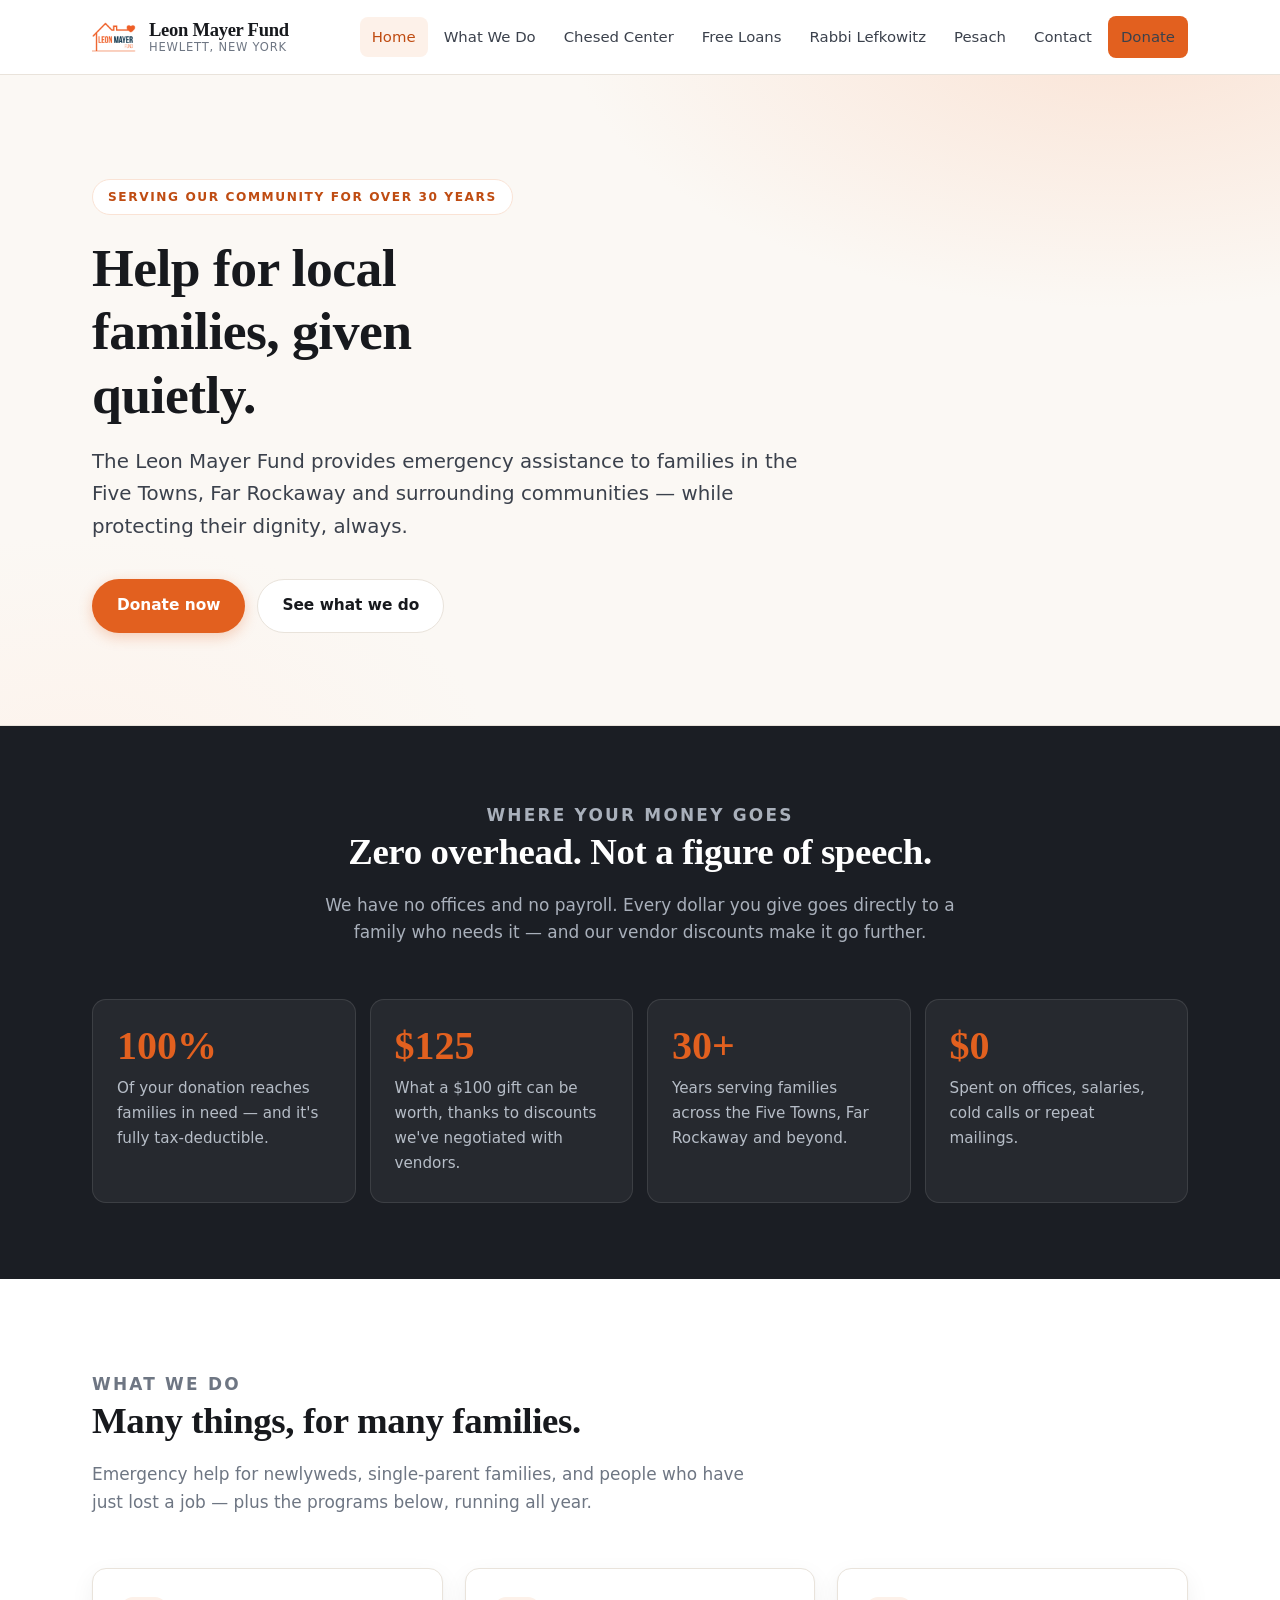
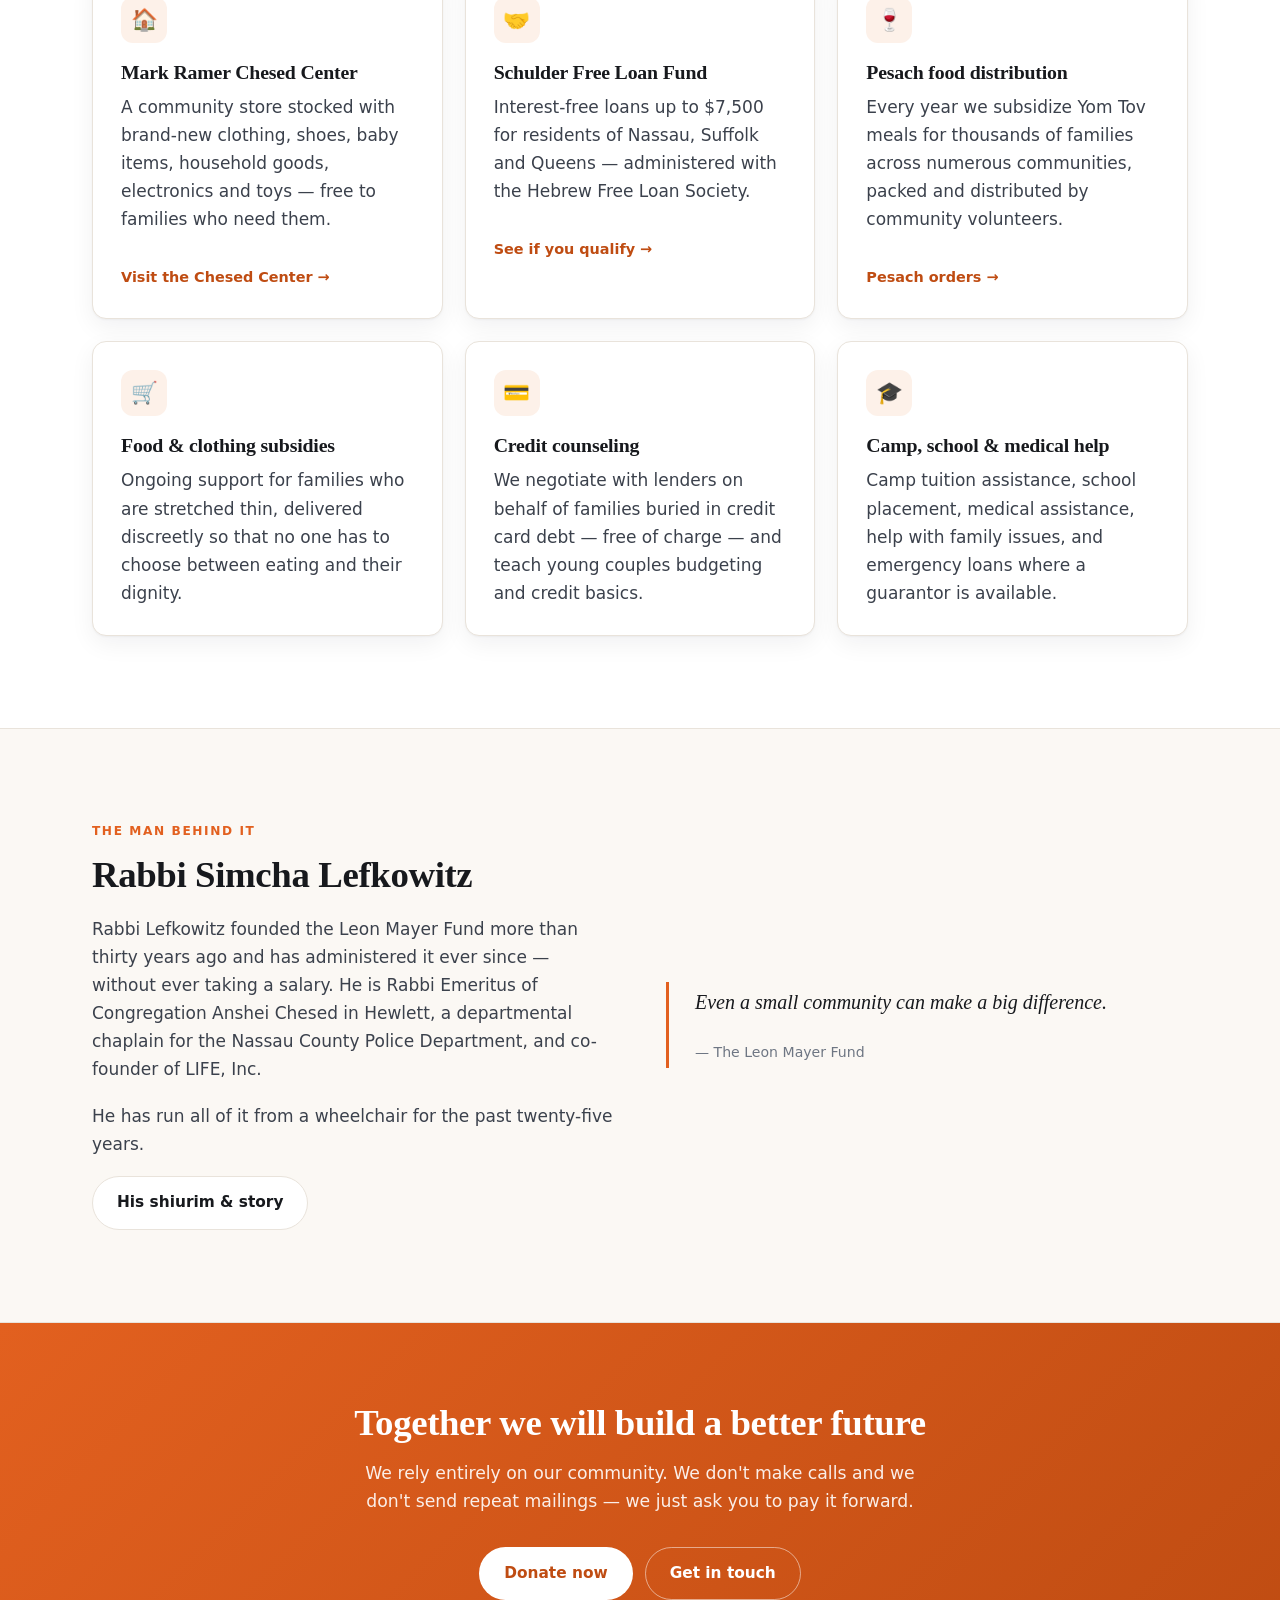
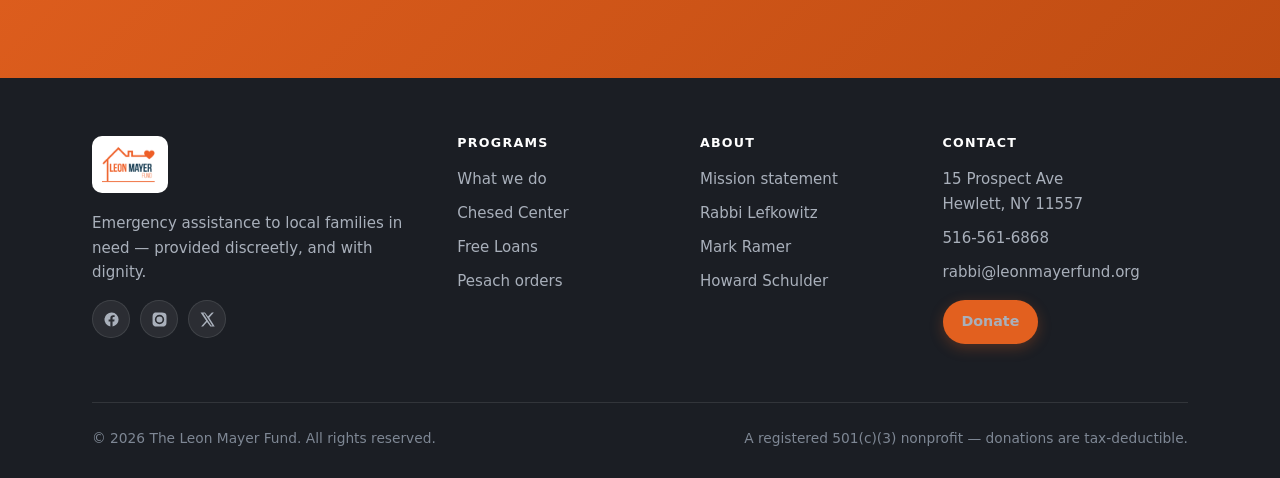
<file: index.html>
<!DOCTYPE html>
<html lang="en">
<head>
<meta charset="utf-8">
<meta name="viewport" content="width=device-width, initial-scale=1">
<!-- STAGING ONLY -->
<meta name="robots" content="noindex, nofollow">
<title>Leon Mayer Fund — Emergency assistance for local families, with dignity</title>
<meta name="description" content="For over 30 years the Leon Mayer Fund has provided discreet emergency assistance to families in the Five Towns, Far Rockaway and surrounding communities. Zero overhead — every dollar goes to those in need.">
<link rel="icon" href="assets/img/lmf-logo.png">
<link rel="stylesheet" href="assets/css/style.css">
<meta property="og:title" content="Leon Mayer Fund">
<meta property="og:description" content="Emergency assistance for local families, with dignity. Zero overhead — every dollar goes to those in need.">
<meta property="og:type" content="website">
<meta property="og:url" content="https://www.leonmayerfund.org/">
<meta property="og:image" content="https://www.leonmayerfund.org/assets/img/lmf-logo.png">
<script type="application/ld+json">
{
  "@context": "https://schema.org",
  "@type": "NGO",
  "name": "The Leon Mayer Fund",
  "url": "https://www.leonmayerfund.org/",
  "logo": "https://www.leonmayerfund.org/assets/img/lmf-logo.png",
  "description": "Emergency assistance to local families in need, provided discreetly and with dignity.",
  "telephone": "+1-516-561-6868",
  "email": "rabbi@leonmayerfund.org",
  "address": {
    "@type": "PostalAddress",
    "streetAddress": "15 Prospect Ave",
    "addressLocality": "Hewlett",
    "addressRegion": "NY",
    "postalCode": "11557",
    "addressCountry": "US"
  },
  "sameAs": [
    "https://www.facebook.com/leonmayerfund/",
    "https://www.instagram.com/leonmayerfund/",
    "https://twitter.com/leonmayerfund"
  ]
}
</script>
</head>
<body>
<a class="skip" href="#main">Skip to content</a>

<header class="site-header">
  <div class="wrap header-inner">
    <a class="brand" href="index.html">
      <img src="assets/img/lmf-logo.png" alt="" width="46">
      <span class="brand-text">
        <span class="brand-name">Leon Mayer Fund</span>
        <span class="brand-sub">Hewlett, New York</span>
      </span>
    </a>
    <button class="nav-toggle" aria-expanded="false" aria-label="Menu"><span></span><span></span><span></span></button>
    <nav class="nav" aria-label="Main">
      <a href="index.html" aria-current="page">Home</a>
      <a href="mission.html">What We Do</a>
      <a href="chesed-center.html">Chesed Center</a>
      <a href="free-loans.html">Free Loans</a>
      <a href="rabbi-lefkowitz.html">Rabbi Lefkowitz</a>
      <a href="pesach.html">Pesach</a>
      <a href="contact.html">Contact</a>
      <a class="btn btn-donate" href="https://lmf.breezechms.com/give/online">Donate</a>
    </nav>
  </div>
</header>

<main id="main">

  <section class="hero">
    <div class="wrap">
      <span class="eyebrow">Serving our community for over 30 years</span>
      <h1>Help for local families, given quietly.</h1>
      <p class="lede">The Leon Mayer Fund provides emergency assistance to families in the Five Towns, Far Rockaway and surrounding communities — while protecting their dignity, always.</p>
      <div class="hero-actions">
        <a class="btn btn-primary" href="https://lmf.breezechms.com/give/online">Donate now</a>
        <a class="btn btn-ghost" href="mission.html">See what we do</a>
      </div>
    </div>
  </section>

  <section class="band">
    <div class="wrap">
      <div class="section-head center">
        <p class="kicker">Where your money goes</p>
        <h2>Zero overhead. Not a figure of speech.</h2>
        <p>We have no offices and no payroll. Every dollar you give goes directly to a family who needs it — and our vendor discounts make it go further.</p>
      </div>
      <div class="stats">
        <div class="stat">
          <div class="stat-num">100%</div>
          <p class="stat-label">Of your donation reaches families in need — and it's fully tax-deductible.</p>
        </div>
        <div class="stat">
          <div class="stat-num">$125</div>
          <p class="stat-label">What a $100 gift can be worth, thanks to discounts we've negotiated with vendors.</p>
        </div>
        <div class="stat">
          <div class="stat-num">30+</div>
          <p class="stat-label">Years serving families across the Five Towns, Far Rockaway and beyond.</p>
        </div>
        <div class="stat">
          <div class="stat-num">$0</div>
          <p class="stat-label">Spent on offices, salaries, cold calls or repeat mailings.</p>
        </div>
      </div>
    </div>
  </section>

  <section class="section">
    <div class="wrap">
      <div class="section-head">
        <p class="kicker">What we do</p>
        <h2>Many things, for many families.</h2>
        <p>Emergency help for newlyweds, single-parent families, and people who have just lost a job — plus the programs below, running all year.</p>
      </div>

      <div class="grid grid-3">
        <a class="card card-link" href="chesed-center.html">
          <div class="card-icon" aria-hidden="true">🏠</div>
          <h3>Mark Ramer Chesed Center</h3>
          <p>A community store stocked with brand-new clothing, shoes, baby items, household goods, electronics and toys — free to families who need them.</p>
          <span class="card-more">Visit the Chesed Center</span>
        </a>

        <a class="card card-link" href="free-loans.html">
          <div class="card-icon" aria-hidden="true">🤝</div>
          <h3>Schulder Free Loan Fund</h3>
          <p>Interest-free loans up to $7,500 for residents of Nassau, Suffolk and Queens — administered with the Hebrew Free Loan Society.</p>
          <span class="card-more">See if you qualify</span>
        </a>

        <a class="card card-link" href="pesach.html">
          <div class="card-icon" aria-hidden="true">🍷</div>
          <h3>Pesach food distribution</h3>
          <p>Every year we subsidize Yom Tov meals for thousands of families across numerous communities, packed and distributed by community volunteers.</p>
          <span class="card-more">Pesach orders</span>
        </a>

        <div class="card">
          <div class="card-icon" aria-hidden="true">🛒</div>
          <h3>Food &amp; clothing subsidies</h3>
          <p>Ongoing support for families who are stretched thin, delivered discreetly so that no one has to choose between eating and their dignity.</p>
        </div>

        <div class="card">
          <div class="card-icon" aria-hidden="true">💳</div>
          <h3>Credit counseling</h3>
          <p>We negotiate with lenders on behalf of families buried in credit card debt — free of charge — and teach young couples budgeting and credit basics.</p>
        </div>

        <div class="card">
          <div class="card-icon" aria-hidden="true">🎓</div>
          <h3>Camp, school &amp; medical help</h3>
          <p>Camp tuition assistance, school placement, medical assistance, help with family issues, and emergency loans where a guarantor is available.</p>
        </div>
      </div>
    </div>
  </section>

  <section class="section section-warm">
    <div class="wrap">
      <div class="grid grid-2" style="align-items:center; gap:52px;">
        <div>
          <p class="kicker">The man behind it</p>
          <h2>Rabbi Simcha Lefkowitz</h2>
          <p>Rabbi Lefkowitz founded the Leon Mayer Fund more than thirty years ago and has administered it ever since — without ever taking a salary. He is Rabbi Emeritus of Congregation Anshei Chesed in Hewlett, a departmental chaplain for the Nassau County Police Department, and co-founder of LIFE, Inc.</p>
          <p>He has run all of it from a wheelchair for the past twenty-five years.</p>
          <a class="btn btn-ghost" href="rabbi-lefkowitz.html">His shiurim &amp; story</a>
        </div>
        <div>
          <blockquote>
            <p>Even a small community can make a big difference.</p>
            <cite>— The Leon Mayer Fund</cite>
          </blockquote>
        </div>
      </div>
    </div>
  </section>

  <section class="cta">
    <div class="wrap">
      <h2>Together we will build a better future</h2>
      <p>We rely entirely on our community. We don't make calls and we don't send repeat mailings — we just ask you to pay it forward.</p>
      <div class="cta-actions">
        <a class="btn btn-light" href="https://lmf.breezechms.com/give/online">Donate now</a>
        <a class="btn btn-outline-light" href="contact.html">Get in touch</a>
      </div>
    </div>
  </section>

</main>

<footer class="site-footer">
  <div class="wrap">
    <div class="footer-grid">
      <div class="footer-brand">
        <img src="assets/img/lmf-logo.png" alt="Leon Mayer Fund" width="58">
        <p>Emergency assistance to local families in need — provided discreetly, and with dignity.</p>
        <div class="socials">
          <a href="https://www.facebook.com/leonmayerfund/" aria-label="Facebook"><svg viewBox="0 0 24 24" aria-hidden="true"><path d="M22 12a10 10 0 1 0-11.6 9.9v-7H7.9V12h2.5V9.8c0-2.5 1.5-3.9 3.8-3.9 1.1 0 2.2.2 2.2.2v2.5h-1.3c-1.2 0-1.6.8-1.6 1.6V12h2.8l-.4 2.9h-2.4v7A10 10 0 0 0 22 12z"/></svg></a>
          <a href="https://www.instagram.com/leonmayerfund/" aria-label="Instagram"><svg viewBox="0 0 24 24" aria-hidden="true"><path d="M12 2.2c3.2 0 3.6 0 4.9.1 1.2.1 1.8.2 2.2.4.6.2 1 .5 1.4.9.4.4.7.8.9 1.4.2.4.4 1 .4 2.2.1 1.3.1 1.7.1 4.9s0 3.6-.1 4.9c-.1 1.2-.2 1.8-.4 2.2-.2.6-.5 1-.9 1.4-.4.4-.8.7-1.4.9-.4.2-1 .4-2.2.4-1.3.1-1.7.1-4.9.1s-3.6 0-4.9-.1c-1.2-.1-1.8-.2-2.2-.4-.6-.2-1-.5-1.4-.9-.4-.4-.7-.8-.9-1.4-.2-.4-.4-1-.4-2.2C2.2 15.6 2.2 15.2 2.2 12s0-3.6.1-4.9c.1-1.2.2-1.8.4-2.2.2-.6.5-1 .9-1.4.4-.4.8-.7 1.4-.9.4-.2 1-.4 2.2-.4C8.4 2.2 8.8 2.2 12 2.2zm0 3.2A6.6 6.6 0 1 0 18.6 12 6.6 6.6 0 0 0 12 5.4zm0 10.9A4.3 4.3 0 1 1 16.3 12 4.3 4.3 0 0 1 12 16.3zm6.8-11.1a1.5 1.5 0 1 1-1.5-1.5 1.5 1.5 0 0 1 1.5 1.5z"/></svg></a>
          <a href="https://twitter.com/leonmayerfund" aria-label="Twitter"><svg viewBox="0 0 24 24" aria-hidden="true"><path d="M18.2 2H21l-6.6 7.5L22.2 22h-6.1l-4.8-6.3L5.8 22H3l7.1-8.1L2.2 2h6.2l4.3 5.7L18.2 2zm-1 18.3h1.7L7.9 3.6H6.1l11.1 16.7z"/></svg></a>
        </div>
      </div>

      <div>
        <h4>Programs</h4>
        <ul class="footer-links">
          <li><a href="mission.html">What we do</a></li>
          <li><a href="chesed-center.html">Chesed Center</a></li>
          <li><a href="free-loans.html">Free Loans</a></li>
          <li><a href="pesach.html">Pesach orders</a></li>
        </ul>
      </div>

      <div>
        <h4>About</h4>
        <ul class="footer-links">
          <li><a href="mission.html">Mission statement</a></li>
          <li><a href="rabbi-lefkowitz.html">Rabbi Lefkowitz</a></li>
          <li><a href="chesed-center.html#mark-ramer">Mark Ramer</a></li>
          <li><a href="free-loans.html#howard-schulder">Howard Schulder</a></li>
        </ul>
      </div>

      <div>
        <h4>Contact</h4>
        <ul class="footer-links">
          <li>15 Prospect Ave<br>Hewlett, NY 11557</li>
          <li><a href="tel:+15165616868">516-561-6868</a></li>
          <li><a href="mailto:rabbi@leonmayerfund.org">rabbi@leonmayerfund.org</a></li>
        </ul>
        <p style="margin-top:16px"><a class="btn btn-primary btn-sm" href="https://lmf.breezechms.com/give/online">Donate</a></p>
      </div>
    </div>

    <div class="footer-bottom">
      <span>&copy; 2026 The Leon Mayer Fund. All rights reserved.</span>
      <span>A registered 501(c)(3) nonprofit — donations are tax-deductible.</span>
    </div>
  </div>
</footer>

<script src="assets/js/main.js" defer></script>
</body>
</html>
</file>
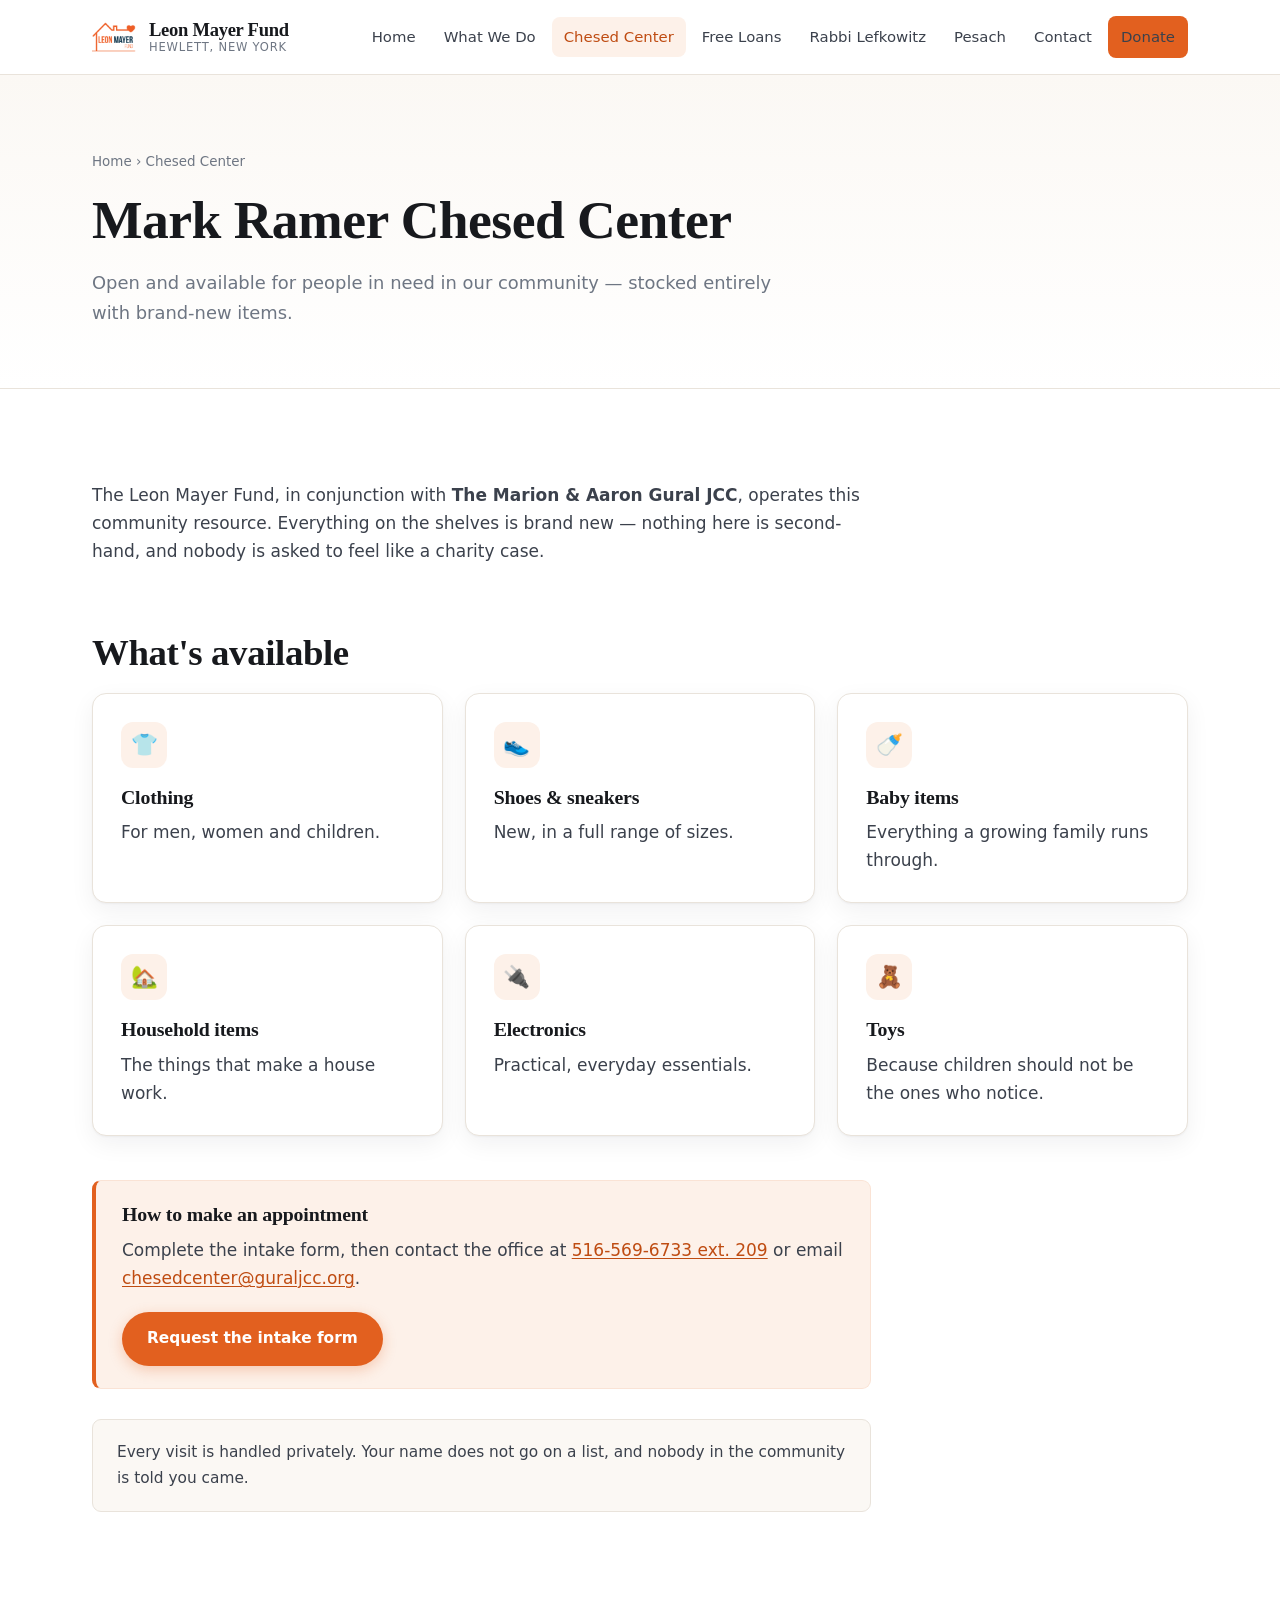
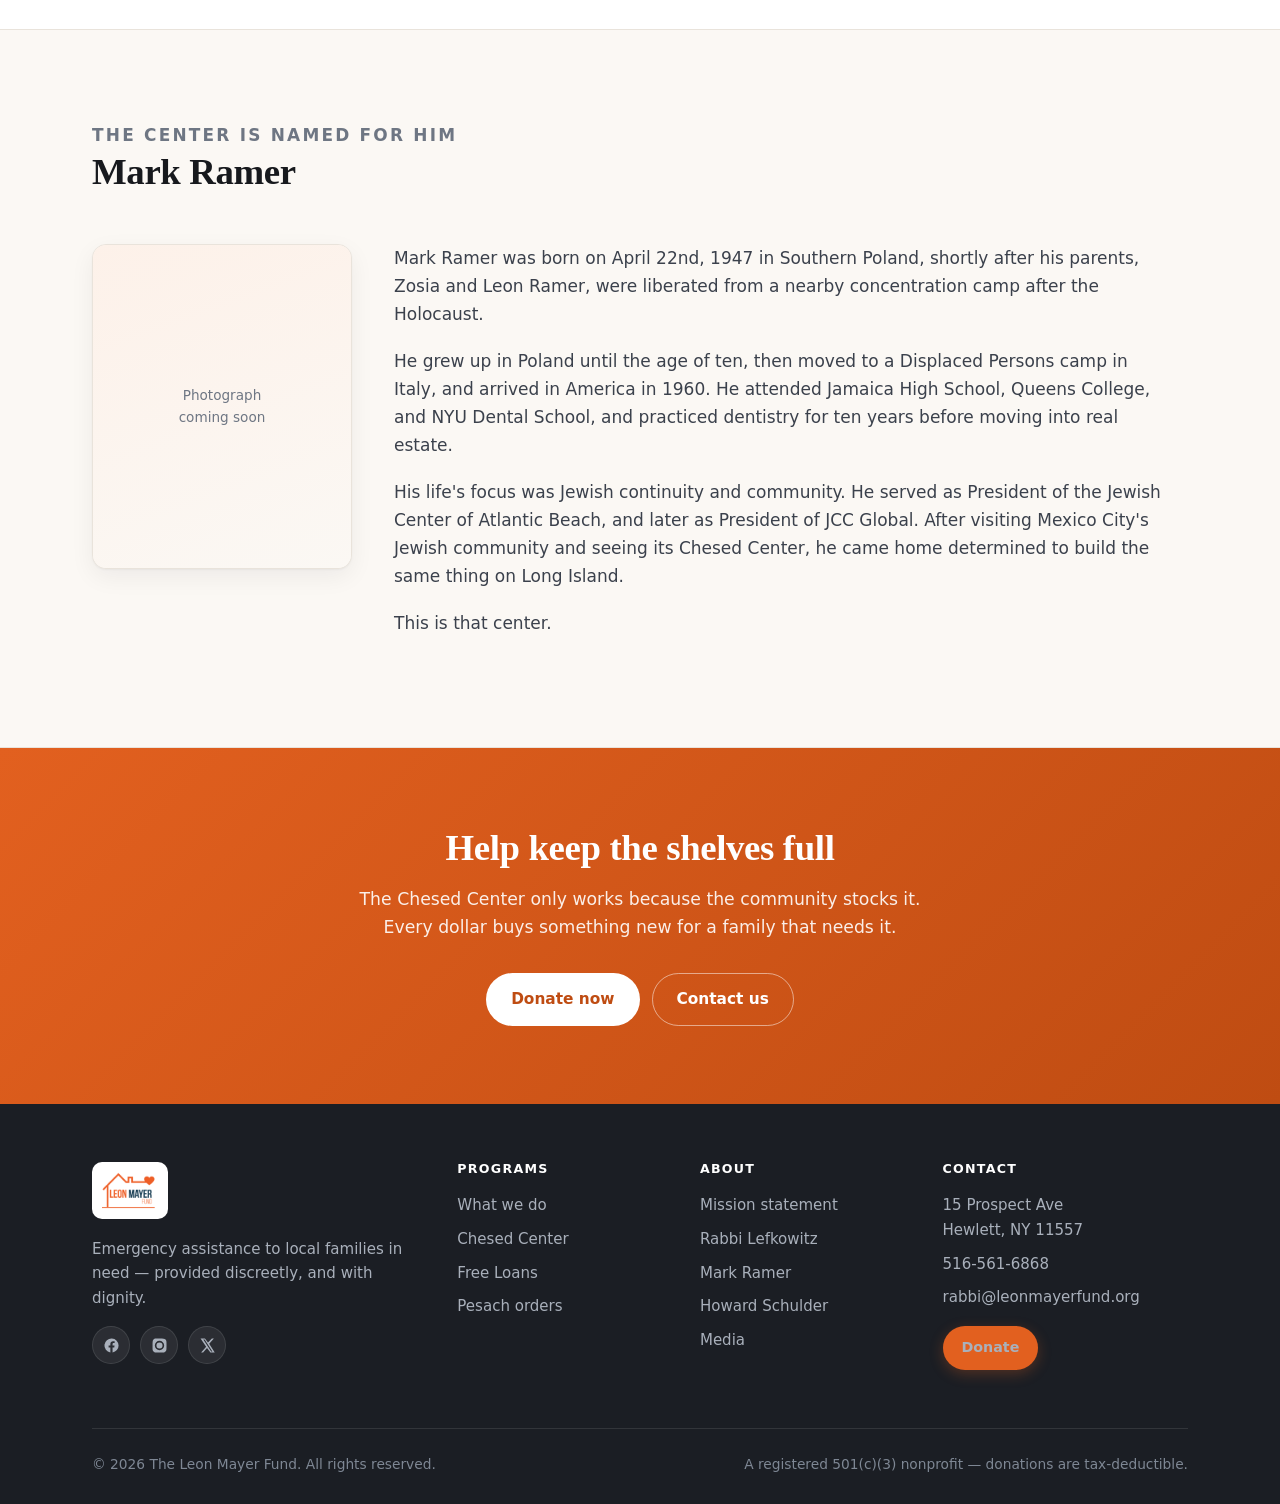
<file: chesed-center.html>
<!DOCTYPE html>
<html lang="en">
<head>
<meta charset="utf-8">
<meta name="viewport" content="width=device-width, initial-scale=1">
<!-- STAGING ONLY -->
<meta name="robots" content="noindex, nofollow">
<title>Mark Ramer Chesed Center — Leon Mayer Fund</title>
<meta name="description" content="A community resource fully stocked with brand-new clothing, shoes, baby items, household goods, electronics and toys — free to families in need. Operated with the Marion &amp; Aaron Gural JCC.">
<link rel="icon" href="assets/img/lmf-logo.png">
<link rel="stylesheet" href="assets/css/style.css">
</head>
<body>
<a class="skip" href="#main">Skip to content</a>

<header class="site-header">
  <div class="wrap header-inner">
    <a class="brand" href="index.html">
      <img src="assets/img/lmf-logo.png" alt="" width="46">
      <span class="brand-text">
        <span class="brand-name">Leon Mayer Fund</span>
        <span class="brand-sub">Hewlett, New York</span>
      </span>
    </a>
    <button class="nav-toggle" aria-expanded="false" aria-label="Menu"><span></span><span></span><span></span></button>
    <nav class="nav" aria-label="Main">
      <a href="index.html">Home</a>
      <a href="mission.html">What We Do</a>
      <a href="chesed-center.html" aria-current="page">Chesed Center</a>
      <a href="free-loans.html">Free Loans</a>
      <a href="rabbi-lefkowitz.html">Rabbi Lefkowitz</a>
      <a href="pesach.html">Pesach</a>
      <a href="contact.html">Contact</a>
      <a class="btn btn-donate" href="https://lmf.breezechms.com/give/online">Donate</a>
    </nav>
  </div>
</header>

<main id="main">

  <section class="page-head">
    <div class="wrap">
      <p class="breadcrumb"><a href="index.html">Home</a> &rsaquo; Chesed Center</p>
      <h1>Mark Ramer Chesed Center</h1>
      <p class="lede">Open and available for people in need in our community — stocked entirely with brand-new items.</p>
    </div>
  </section>

  <section class="section">
    <div class="wrap">
      <div class="prose">
        <p>The Leon Mayer Fund, in conjunction with <strong>The Marion &amp; Aaron Gural JCC</strong>, operates this community resource. Everything on the shelves is brand new — nothing here is second-hand, and nobody is asked to feel like a charity case.</p>

        <h2>What's available</h2>
      </div>

      <div class="grid grid-3" style="margin-bottom:44px">
        <div class="card"><div class="card-icon" aria-hidden="true">👕</div><h3>Clothing</h3><p>For men, women and children.</p></div>
        <div class="card"><div class="card-icon" aria-hidden="true">👟</div><h3>Shoes &amp; sneakers</h3><p>New, in a full range of sizes.</p></div>
        <div class="card"><div class="card-icon" aria-hidden="true">🍼</div><h3>Baby items</h3><p>Everything a growing family runs through.</p></div>
        <div class="card"><div class="card-icon" aria-hidden="true">🏡</div><h3>Household items</h3><p>The things that make a house work.</p></div>
        <div class="card"><div class="card-icon" aria-hidden="true">🔌</div><h3>Electronics</h3><p>Practical, everyday essentials.</p></div>
        <div class="card"><div class="card-icon" aria-hidden="true">🧸</div><h3>Toys</h3><p>Because children should not be the ones who notice.</p></div>
      </div>

      <div class="prose">
        <div class="callout">
          <h3>How to make an appointment</h3>
          <p>Complete the intake form, then contact the office at <a href="tel:+15165696733">516-569-6733 ext. 209</a> or email <a href="mailto:chesedcenter@guraljcc.org">chesedcenter@guraljcc.org</a>.</p>
          <p style="margin-top:1.2em">
            <!-- TODO: confirm the current intake form URL and paste it below. -->
            <a class="btn btn-primary" href="mailto:chesedcenter@guraljcc.org?subject=Chesed%20Center%20Intake%20Form%20Request">Request the intake form</a>
          </p>
        </div>
        <p class="note">Every visit is handled privately. Your name does not go on a list, and nobody in the community is told you came.</p>
      </div>
    </div>
  </section>

  <section class="section section-warm" id="mark-ramer">
    <div class="wrap">
      <div class="section-head">
        <p class="kicker">The center is named for him</p>
        <h2>Mark Ramer</h2>
      </div>

      <div class="profile">
        <div>
          <div class="profile-photo">
            <!-- Swap for: <img src="assets/img/mark-ramer.jpg" alt="Mark Ramer"> -->
            <div class="profile-photo-placeholder">Photograph<br>coming soon</div>
          </div>
        </div>
        <div class="prose">
          <p>Mark Ramer was born on April 22nd, 1947 in Southern Poland, shortly after his parents, Zosia and Leon Ramer, were liberated from a nearby concentration camp after the Holocaust.</p>

          <p>He grew up in Poland until the age of ten, then moved to a Displaced Persons camp in Italy, and arrived in America in 1960. He attended Jamaica High School, Queens College, and NYU Dental School, and practiced dentistry for ten years before moving into real estate.</p>

          <p>His life's focus was Jewish continuity and community. He served as President of the Jewish Center of Atlantic Beach, and later as President of JCC Global. After visiting Mexico City's Jewish community and seeing its Chesed Center, he came home determined to build the same thing on Long Island.</p>

          <p>This is that center.</p>
        </div>
      </div>
    </div>
  </section>

  <section class="cta">
    <div class="wrap">
      <h2>Help keep the shelves full</h2>
      <p>The Chesed Center only works because the community stocks it. Every dollar buys something new for a family that needs it.</p>
      <div class="cta-actions">
        <a class="btn btn-light" href="https://lmf.breezechms.com/give/online">Donate now</a>
        <a class="btn btn-outline-light" href="contact.html">Contact us</a>
      </div>
    </div>
  </section>

</main>

<footer class="site-footer">
  <div class="wrap">
    <div class="footer-grid">
      <div class="footer-brand">
        <img src="assets/img/lmf-logo.png" alt="Leon Mayer Fund" width="58">
        <p>Emergency assistance to local families in need — provided discreetly, and with dignity.</p>
        <div class="socials">
          <a href="https://www.facebook.com/leonmayerfund/" aria-label="Facebook"><svg viewBox="0 0 24 24" aria-hidden="true"><path d="M22 12a10 10 0 1 0-11.6 9.9v-7H7.9V12h2.5V9.8c0-2.5 1.5-3.9 3.8-3.9 1.1 0 2.2.2 2.2.2v2.5h-1.3c-1.2 0-1.6.8-1.6 1.6V12h2.8l-.4 2.9h-2.4v7A10 10 0 0 0 22 12z"/></svg></a>
          <a href="https://www.instagram.com/leonmayerfund/" aria-label="Instagram"><svg viewBox="0 0 24 24" aria-hidden="true"><path d="M12 2.2c3.2 0 3.6 0 4.9.1 1.2.1 1.8.2 2.2.4.6.2 1 .5 1.4.9.4.4.7.8.9 1.4.2.4.4 1 .4 2.2.1 1.3.1 1.7.1 4.9s0 3.6-.1 4.9c-.1 1.2-.2 1.8-.4 2.2-.2.6-.5 1-.9 1.4-.4.4-.8.7-1.4.9-.4.2-1 .4-2.2.4-1.3.1-1.7.1-4.9.1s-3.6 0-4.9-.1c-1.2-.1-1.8-.2-2.2-.4-.6-.2-1-.5-1.4-.9-.4-.4-.7-.8-.9-1.4-.2-.4-.4-1-.4-2.2C2.2 15.6 2.2 15.2 2.2 12s0-3.6.1-4.9c.1-1.2.2-1.8.4-2.2.2-.6.5-1 .9-1.4.4-.4.8-.7 1.4-.9.4-.2 1-.4 2.2-.4C8.4 2.2 8.8 2.2 12 2.2zm0 3.2A6.6 6.6 0 1 0 18.6 12 6.6 6.6 0 0 0 12 5.4zm0 10.9A4.3 4.3 0 1 1 16.3 12 4.3 4.3 0 0 1 12 16.3zm6.8-11.1a1.5 1.5 0 1 1-1.5-1.5 1.5 1.5 0 0 1 1.5 1.5z"/></svg></a>
          <a href="https://twitter.com/leonmayerfund" aria-label="Twitter"><svg viewBox="0 0 24 24" aria-hidden="true"><path d="M18.2 2H21l-6.6 7.5L22.2 22h-6.1l-4.8-6.3L5.8 22H3l7.1-8.1L2.2 2h6.2l4.3 5.7L18.2 2zm-1 18.3h1.7L7.9 3.6H6.1l11.1 16.7z"/></svg></a>
        </div>
      </div>
      <div>
        <h4>Programs</h4>
        <ul class="footer-links">
          <li><a href="mission.html">What we do</a></li>
          <li><a href="chesed-center.html">Chesed Center</a></li>
          <li><a href="free-loans.html">Free Loans</a></li>
          <li><a href="pesach.html">Pesach orders</a></li>
        </ul>
      </div>
      <div>
        <h4>About</h4>
        <ul class="footer-links">
          <li><a href="mission.html">Mission statement</a></li>
          <li><a href="rabbi-lefkowitz.html">Rabbi Lefkowitz</a></li>
          <li><a href="chesed-center.html#mark-ramer">Mark Ramer</a></li>
          <li><a href="free-loans.html#howard-schulder">Howard Schulder</a></li>
          <li><a href="media.html">Media</a></li>
        </ul>
      </div>
      <div>
        <h4>Contact</h4>
        <ul class="footer-links">
          <li>15 Prospect Ave<br>Hewlett, NY 11557</li>
          <li><a href="tel:+15165616868">516-561-6868</a></li>
          <li><a href="mailto:rabbi@leonmayerfund.org">rabbi@leonmayerfund.org</a></li>
        </ul>
        <p style="margin-top:16px"><a class="btn btn-primary btn-sm" href="https://lmf.breezechms.com/give/online">Donate</a></p>
      </div>
    </div>
    <div class="footer-bottom">
      <span>&copy; 2026 The Leon Mayer Fund. All rights reserved.</span>
      <span>A registered 501(c)(3) nonprofit — donations are tax-deductible.</span>
    </div>
  </div>
</footer>

<script src="assets/js/main.js" defer></script>
</body>
</html>
</file>
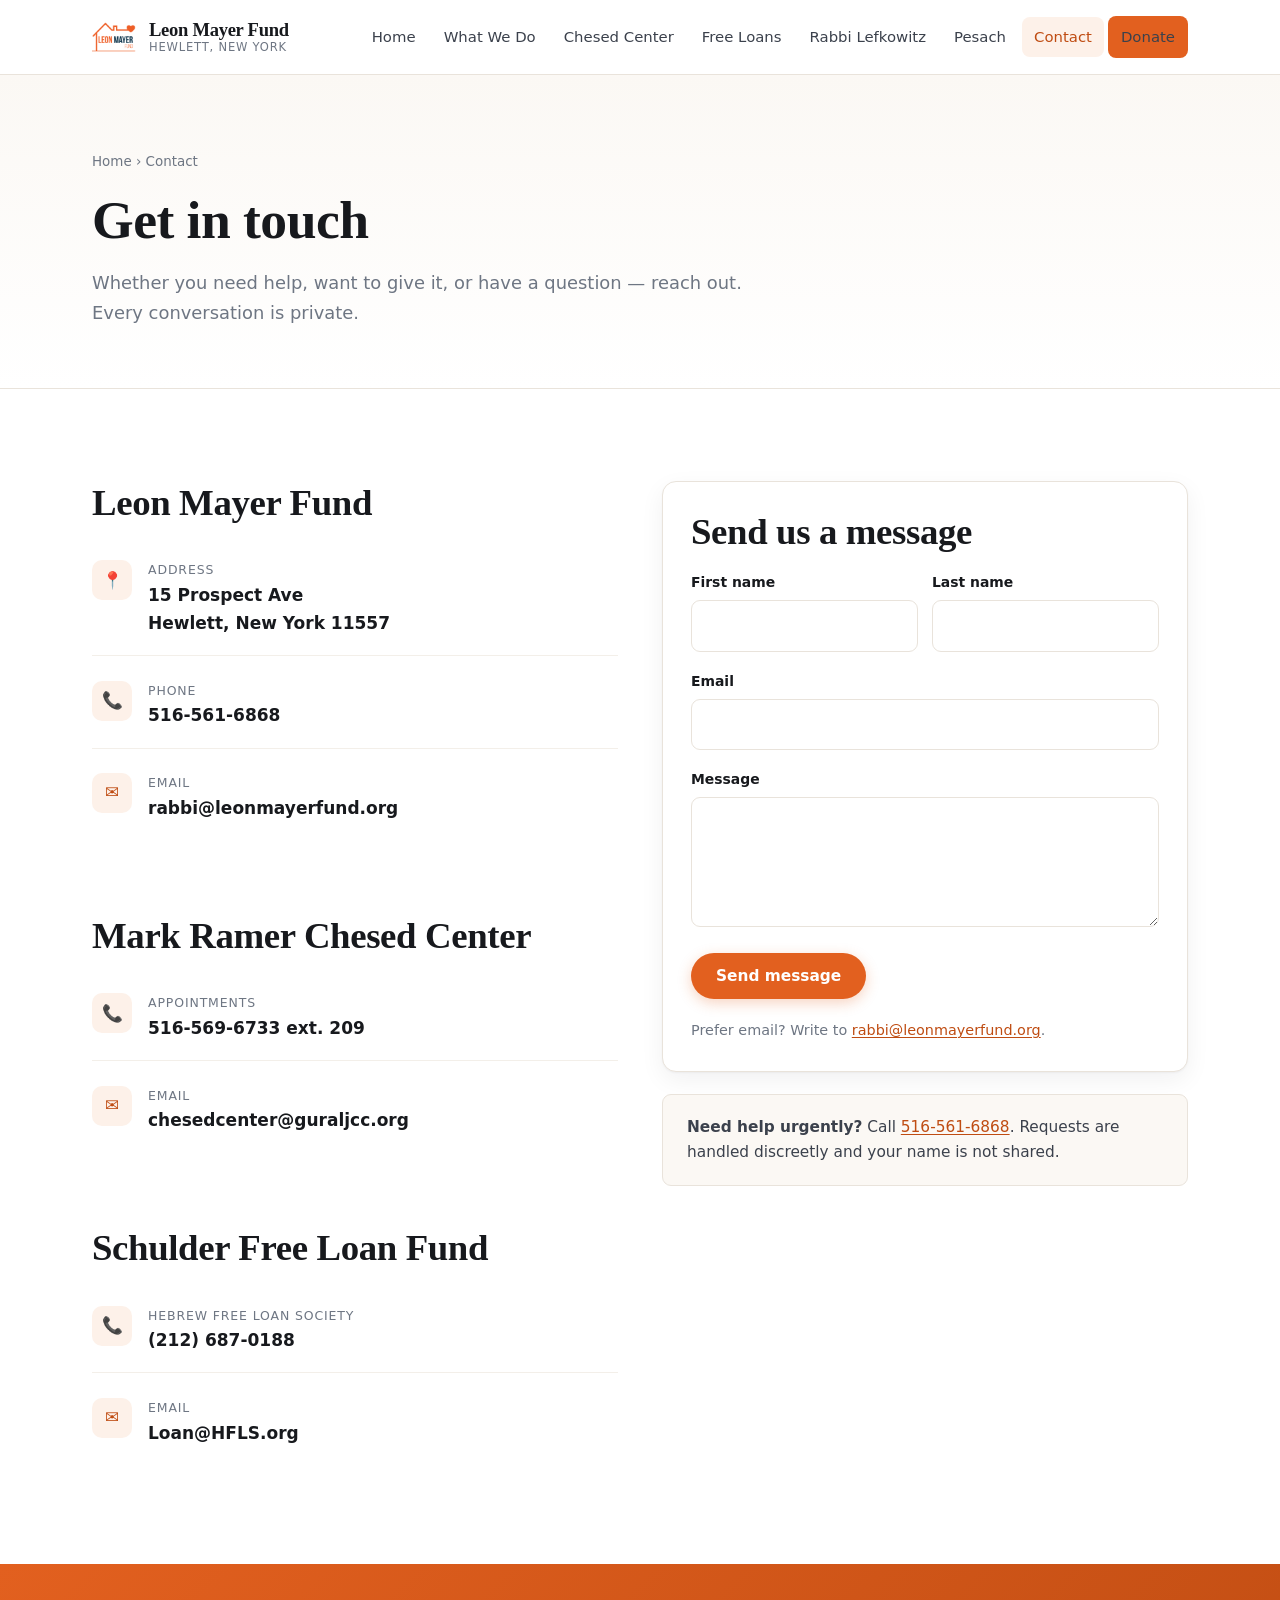
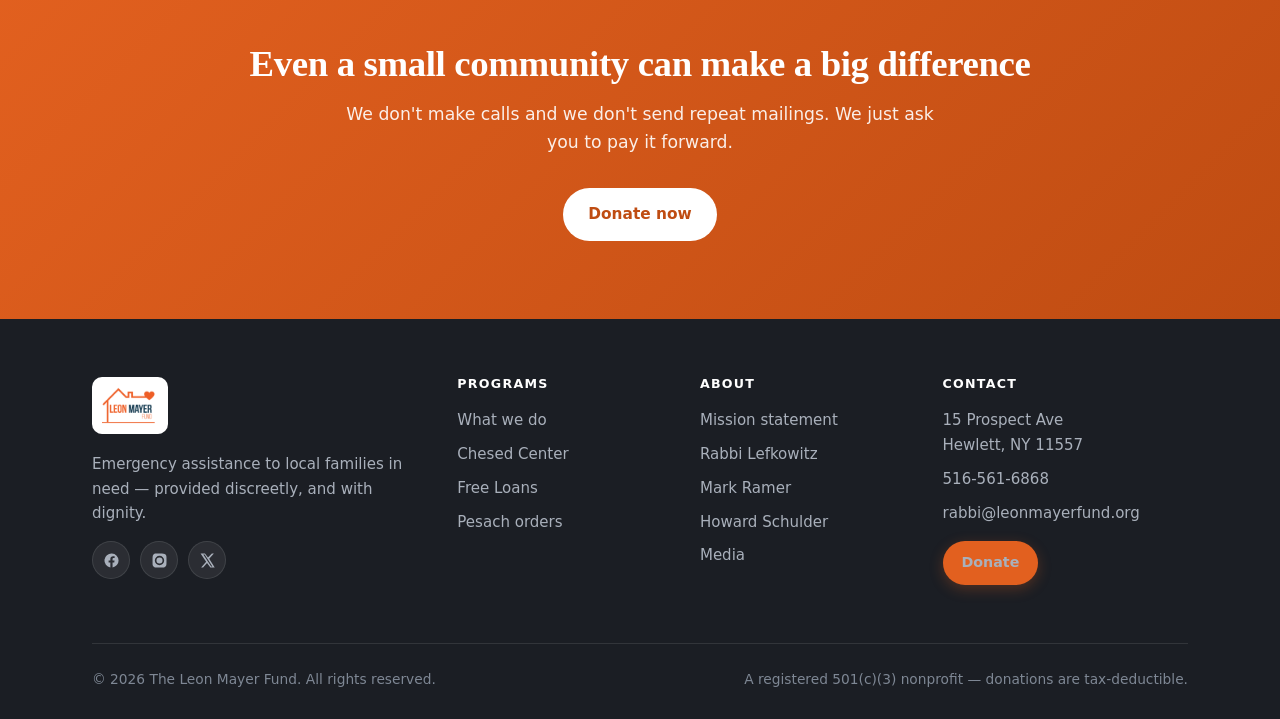
<file: contact.html>
<!DOCTYPE html>
<html lang="en">
<head>
<meta charset="utf-8">
<meta name="viewport" content="width=device-width, initial-scale=1">
<!-- STAGING ONLY -->
<meta name="robots" content="noindex, nofollow">
<title>Contact — Leon Mayer Fund</title>
<meta name="description" content="Contact the Leon Mayer Fund. 15 Prospect Ave, Hewlett, NY 11557 · 516-561-6868 · rabbi@leonmayerfund.org">
<link rel="icon" href="assets/img/lmf-logo.png">
<link rel="stylesheet" href="assets/css/style.css">
</head>
<body>
<a class="skip" href="#main">Skip to content</a>

<header class="site-header">
  <div class="wrap header-inner">
    <a class="brand" href="index.html">
      <img src="assets/img/lmf-logo.png" alt="" width="46">
      <span class="brand-text">
        <span class="brand-name">Leon Mayer Fund</span>
        <span class="brand-sub">Hewlett, New York</span>
      </span>
    </a>
    <button class="nav-toggle" aria-expanded="false" aria-label="Menu"><span></span><span></span><span></span></button>
    <nav class="nav" aria-label="Main">
      <a href="index.html">Home</a>
      <a href="mission.html">What We Do</a>
      <a href="chesed-center.html">Chesed Center</a>
      <a href="free-loans.html">Free Loans</a>
      <a href="rabbi-lefkowitz.html">Rabbi Lefkowitz</a>
      <a href="pesach.html">Pesach</a>
      <a href="contact.html" aria-current="page">Contact</a>
      <a class="btn btn-donate" href="https://lmf.breezechms.com/give/online">Donate</a>
    </nav>
  </div>
</header>

<main id="main">

  <section class="page-head">
    <div class="wrap">
      <p class="breadcrumb"><a href="index.html">Home</a> &rsaquo; Contact</p>
      <h1>Get in touch</h1>
      <p class="lede">Whether you need help, want to give it, or have a question — reach out. Every conversation is private.</p>
    </div>
  </section>

  <section class="section">
    <div class="wrap">
      <div class="contact-grid">

        <div>
          <h2>Leon Mayer Fund</h2>
          <ul class="contact-list">
            <li>
              <span class="contact-icon" aria-hidden="true">📍</span>
              <span>
                <span class="contact-label">Address</span>
                <span class="contact-value">15 Prospect Ave<br>Hewlett, New York 11557</span>
              </span>
            </li>
            <li>
              <span class="contact-icon" aria-hidden="true">📞</span>
              <span>
                <span class="contact-label">Phone</span>
                <a class="contact-value" href="tel:+15165616868">516-561-6868</a>
              </span>
            </li>
            <li>
              <span class="contact-icon" aria-hidden="true">✉️</span>
              <span>
                <span class="contact-label">Email</span>
                <a class="contact-value" href="mailto:rabbi@leonmayerfund.org">rabbi@leonmayerfund.org</a>
              </span>
            </li>
          </ul>

          <h2 style="margin-top:2em">Mark Ramer Chesed Center</h2>
          <ul class="contact-list">
            <li>
              <span class="contact-icon" aria-hidden="true">📞</span>
              <span>
                <span class="contact-label">Appointments</span>
                <a class="contact-value" href="tel:+15165696733">516-569-6733 ext. 209</a>
              </span>
            </li>
            <li>
              <span class="contact-icon" aria-hidden="true">✉️</span>
              <span>
                <span class="contact-label">Email</span>
                <a class="contact-value" href="mailto:chesedcenter@guraljcc.org">chesedcenter@guraljcc.org</a>
              </span>
            </li>
          </ul>

          <h2 style="margin-top:2em">Schulder Free Loan Fund</h2>
          <ul class="contact-list">
            <li>
              <span class="contact-icon" aria-hidden="true">📞</span>
              <span>
                <span class="contact-label">Hebrew Free Loan Society</span>
                <a class="contact-value" href="tel:+12126870188">(212) 687-0188</a>
              </span>
            </li>
            <li>
              <span class="contact-icon" aria-hidden="true">✉️</span>
              <span>
                <span class="contact-label">Email</span>
                <a class="contact-value" href="mailto:Loan@HFLS.org">Loan@HFLS.org</a>
              </span>
            </li>
          </ul>
        </div>

        <div>
          <div class="card">
            <h2 style="margin-top:0">Send us a message</h2>
            <!--
              TODO — make this form live. Two options, both free:
              1. Formspree: sign up at formspree.io, then replace YOUR_FORM_ID below.
              2. If you host on Netlify instead: add  netlify  to the <form> tag and delete the action.
              Until then the form is set to mailto: as a working fallback.
            -->
            <form action="https://formspree.io/f/YOUR_FORM_ID" method="POST">
              <div class="form-two">
                <div class="form-row">
                  <label for="first">First name</label>
                  <input id="first" name="first_name" type="text" autocomplete="given-name" required>
                </div>
                <div class="form-row">
                  <label for="last">Last name</label>
                  <input id="last" name="last_name" type="text" autocomplete="family-name" required>
                </div>
              </div>
              <div class="form-row">
                <label for="email">Email</label>
                <input id="email" name="email" type="email" autocomplete="email" required>
              </div>
              <div class="form-row">
                <label for="message">Message</label>
                <textarea id="message" name="message" required></textarea>
              </div>
              <button class="btn btn-primary" type="submit">Send message</button>
            </form>
            <p style="margin:20px 0 0; font-size:.9rem; color:var(--muted)">
              Prefer email? Write to <a href="mailto:rabbi@leonmayerfund.org">rabbi@leonmayerfund.org</a>.
            </p>
          </div>

          <div class="note" style="margin-top:22px">
            <p><strong>Need help urgently?</strong> Call <a href="tel:+15165616868">516-561-6868</a>. Requests are handled discreetly and your name is not shared.</p>
          </div>
        </div>

      </div>
    </div>
  </section>

  <section class="cta">
    <div class="wrap">
      <h2>Even a small community can make a big difference</h2>
      <p>We don't make calls and we don't send repeat mailings. We just ask you to pay it forward.</p>
      <div class="cta-actions">
        <a class="btn btn-light" href="https://lmf.breezechms.com/give/online">Donate now</a>
      </div>
    </div>
  </section>

</main>

<footer class="site-footer">
  <div class="wrap">
    <div class="footer-grid">
      <div class="footer-brand">
        <img src="assets/img/lmf-logo.png" alt="Leon Mayer Fund" width="58">
        <p>Emergency assistance to local families in need — provided discreetly, and with dignity.</p>
        <div class="socials">
          <a href="https://www.facebook.com/leonmayerfund/" aria-label="Facebook"><svg viewBox="0 0 24 24" aria-hidden="true"><path d="M22 12a10 10 0 1 0-11.6 9.9v-7H7.9V12h2.5V9.8c0-2.5 1.5-3.9 3.8-3.9 1.1 0 2.2.2 2.2.2v2.5h-1.3c-1.2 0-1.6.8-1.6 1.6V12h2.8l-.4 2.9h-2.4v7A10 10 0 0 0 22 12z"/></svg></a>
          <a href="https://www.instagram.com/leonmayerfund/" aria-label="Instagram"><svg viewBox="0 0 24 24" aria-hidden="true"><path d="M12 2.2c3.2 0 3.6 0 4.9.1 1.2.1 1.8.2 2.2.4.6.2 1 .5 1.4.9.4.4.7.8.9 1.4.2.4.4 1 .4 2.2.1 1.3.1 1.7.1 4.9s0 3.6-.1 4.9c-.1 1.2-.2 1.8-.4 2.2-.2.6-.5 1-.9 1.4-.4.4-.8.7-1.4.9-.4.2-1 .4-2.2.4-1.3.1-1.7.1-4.9.1s-3.6 0-4.9-.1c-1.2-.1-1.8-.2-2.2-.4-.6-.2-1-.5-1.4-.9-.4-.4-.7-.8-.9-1.4-.2-.4-.4-1-.4-2.2C2.2 15.6 2.2 15.2 2.2 12s0-3.6.1-4.9c.1-1.2.2-1.8.4-2.2.2-.6.5-1 .9-1.4.4-.4.8-.7 1.4-.9.4-.2 1-.4 2.2-.4C8.4 2.2 8.8 2.2 12 2.2zm0 3.2A6.6 6.6 0 1 0 18.6 12 6.6 6.6 0 0 0 12 5.4zm0 10.9A4.3 4.3 0 1 1 16.3 12 4.3 4.3 0 0 1 12 16.3zm6.8-11.1a1.5 1.5 0 1 1-1.5-1.5 1.5 1.5 0 0 1 1.5 1.5z"/></svg></a>
          <a href="https://twitter.com/leonmayerfund" aria-label="Twitter"><svg viewBox="0 0 24 24" aria-hidden="true"><path d="M18.2 2H21l-6.6 7.5L22.2 22h-6.1l-4.8-6.3L5.8 22H3l7.1-8.1L2.2 2h6.2l4.3 5.7L18.2 2zm-1 18.3h1.7L7.9 3.6H6.1l11.1 16.7z"/></svg></a>
        </div>
      </div>
      <div>
        <h4>Programs</h4>
        <ul class="footer-links">
          <li><a href="mission.html">What we do</a></li>
          <li><a href="chesed-center.html">Chesed Center</a></li>
          <li><a href="free-loans.html">Free Loans</a></li>
          <li><a href="pesach.html">Pesach orders</a></li>
        </ul>
      </div>
      <div>
        <h4>About</h4>
        <ul class="footer-links">
          <li><a href="mission.html">Mission statement</a></li>
          <li><a href="rabbi-lefkowitz.html">Rabbi Lefkowitz</a></li>
          <li><a href="chesed-center.html#mark-ramer">Mark Ramer</a></li>
          <li><a href="free-loans.html#howard-schulder">Howard Schulder</a></li>
          <li><a href="media.html">Media</a></li>
        </ul>
      </div>
      <div>
        <h4>Contact</h4>
        <ul class="footer-links">
          <li>15 Prospect Ave<br>Hewlett, NY 11557</li>
          <li><a href="tel:+15165616868">516-561-6868</a></li>
          <li><a href="mailto:rabbi@leonmayerfund.org">rabbi@leonmayerfund.org</a></li>
        </ul>
        <p style="margin-top:16px"><a class="btn btn-primary btn-sm" href="https://lmf.breezechms.com/give/online">Donate</a></p>
      </div>
    </div>
    <div class="footer-bottom">
      <span>&copy; 2026 The Leon Mayer Fund. All rights reserved.</span>
      <span>A registered 501(c)(3) nonprofit — donations are tax-deductible.</span>
    </div>
  </div>
</footer>

<script src="assets/js/main.js" defer></script>
</body>
</html>
</file>
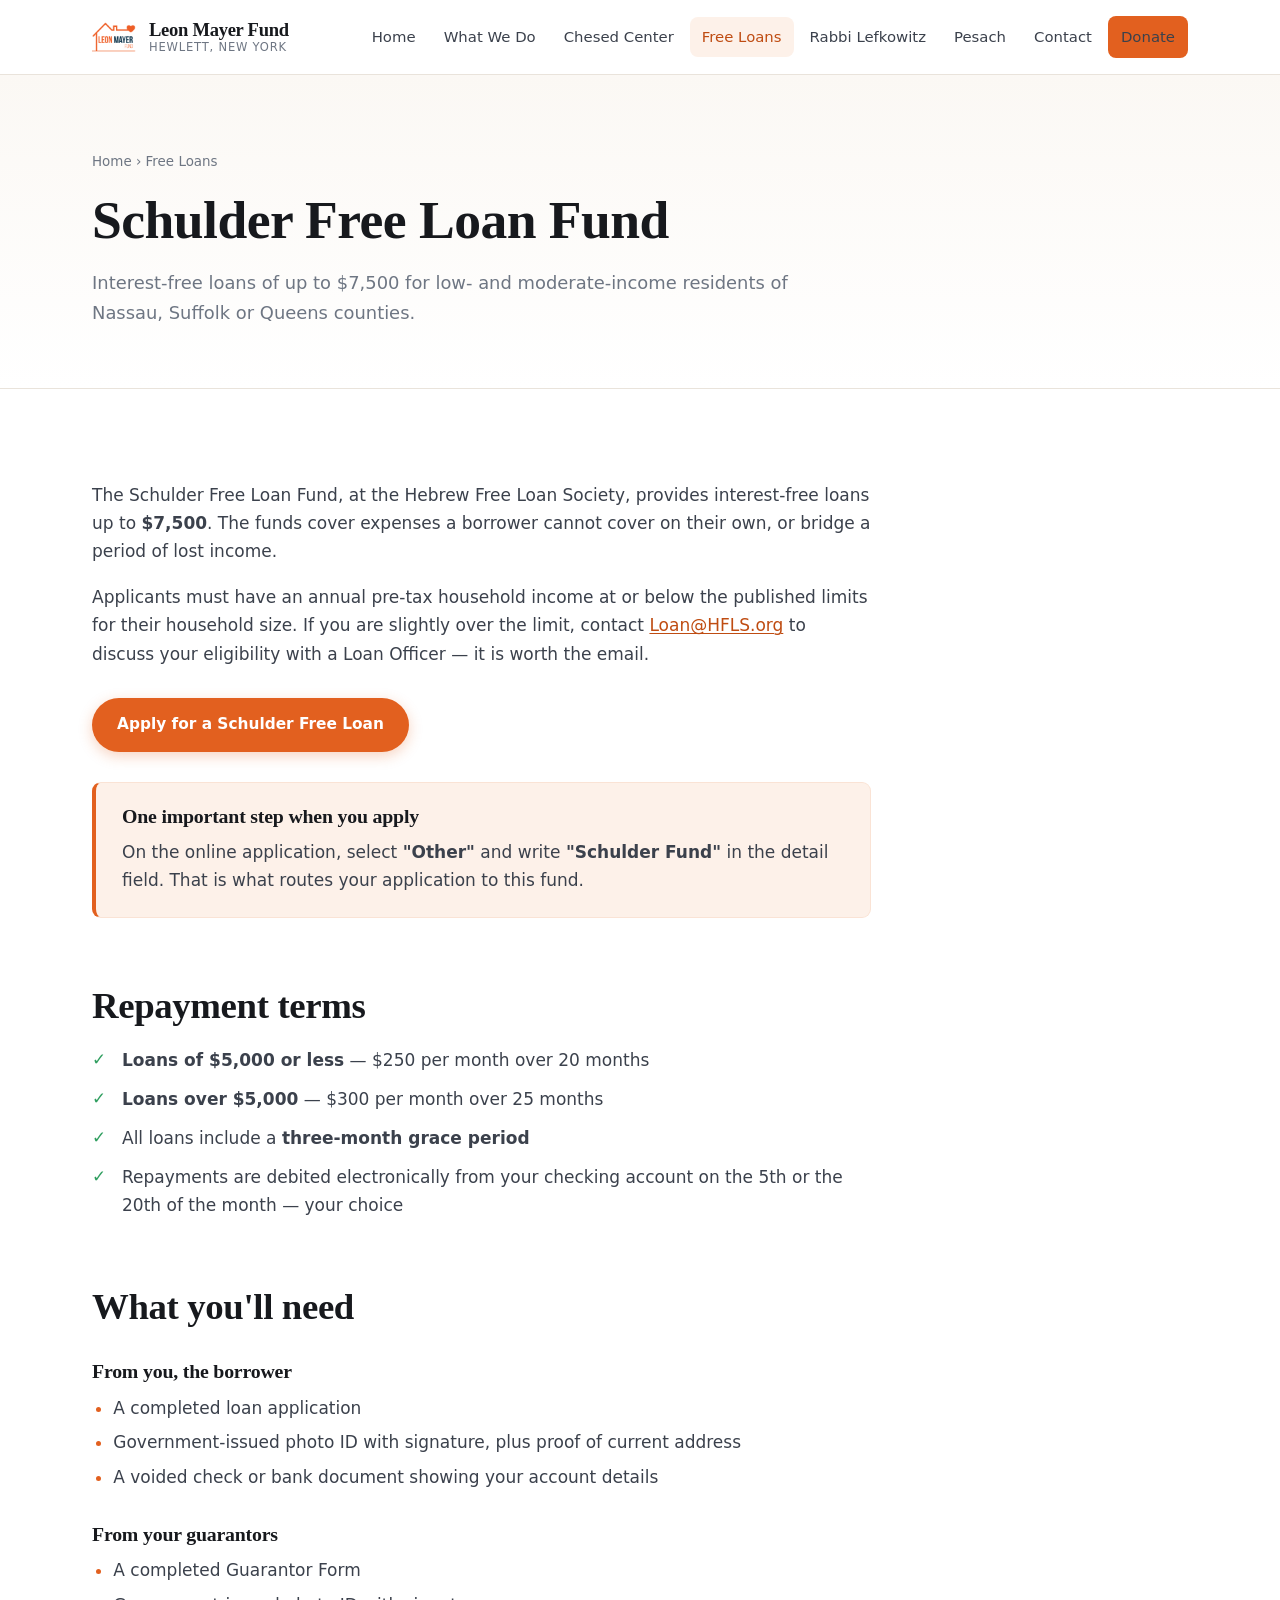
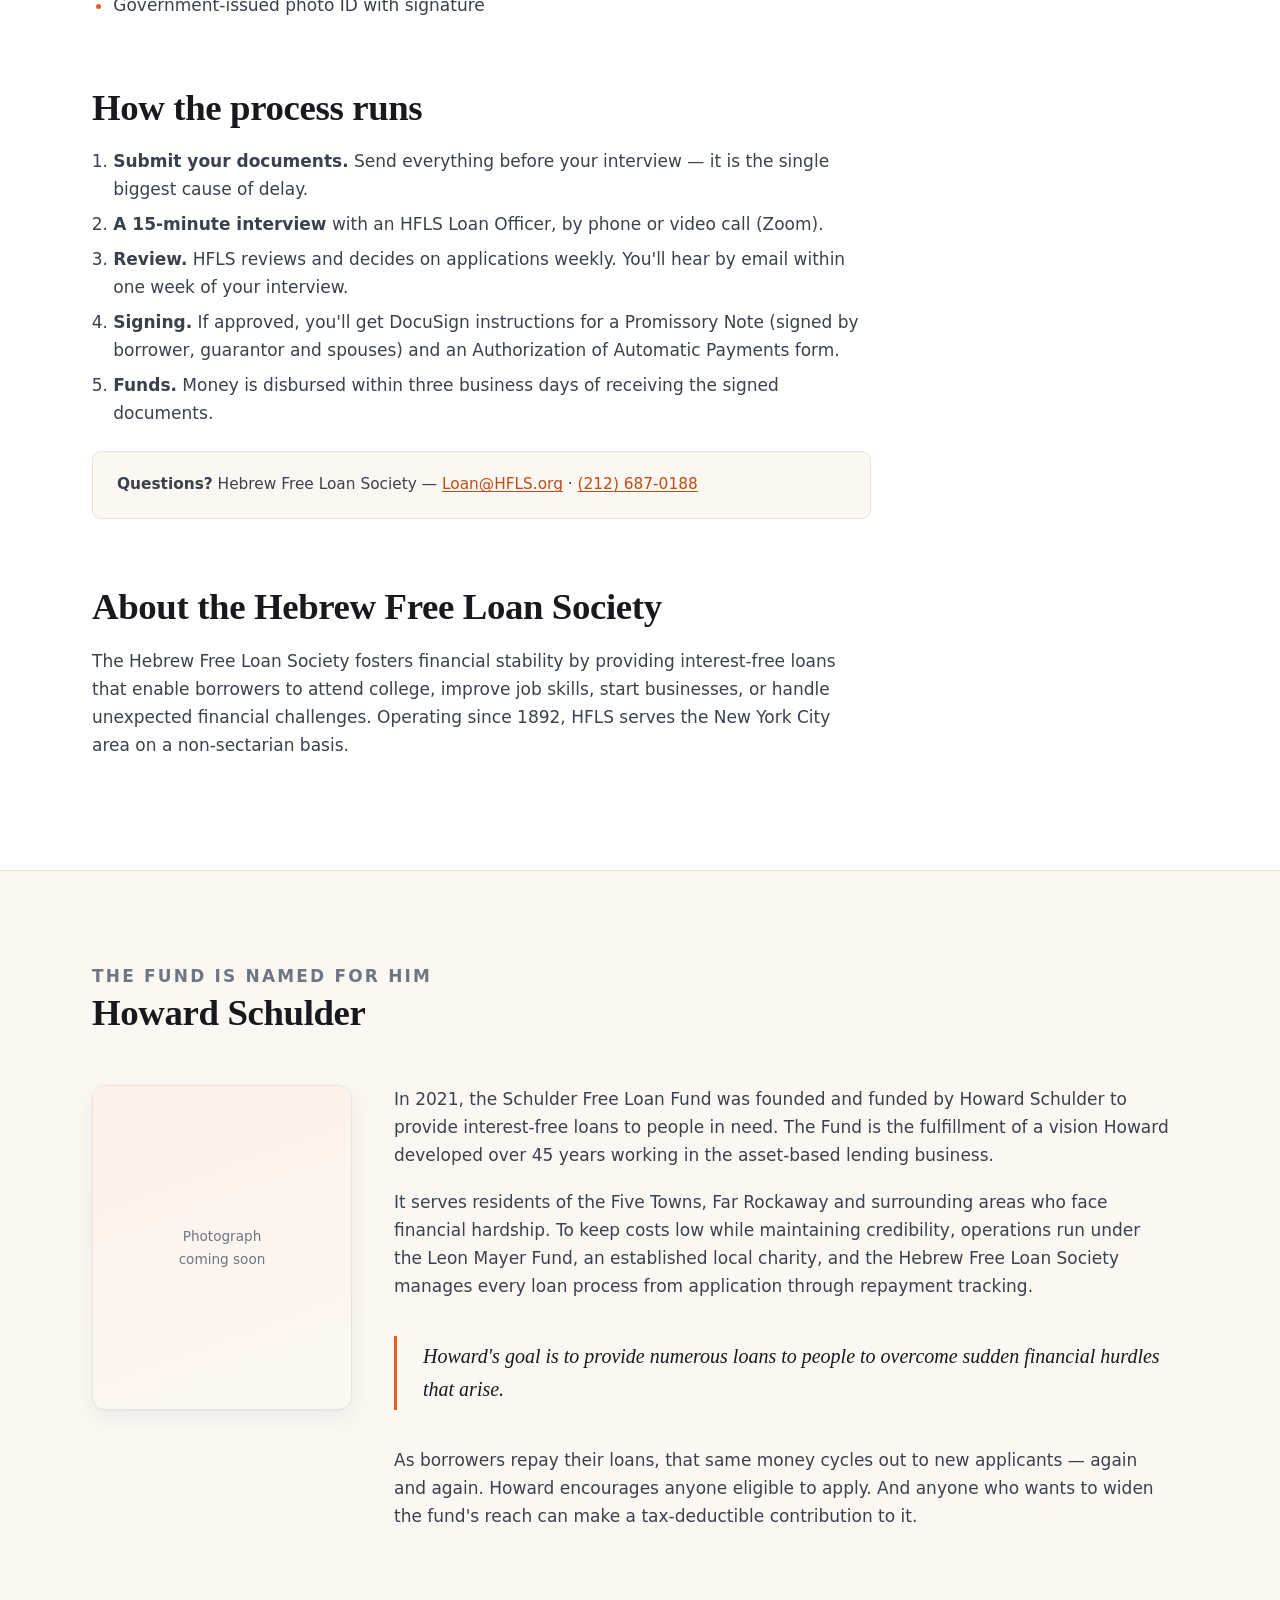
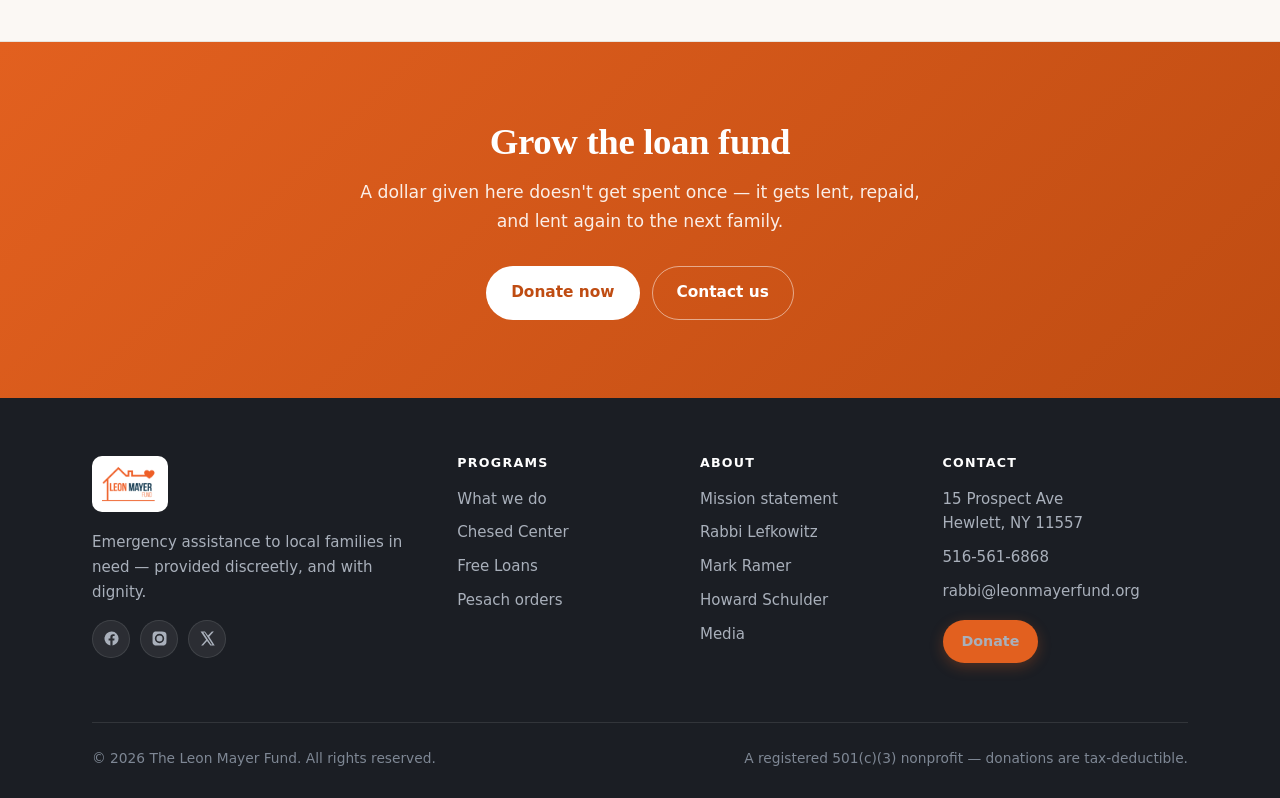
<file: free-loans.html>
<!DOCTYPE html>
<html lang="en">
<head>
<meta charset="utf-8">
<meta name="viewport" content="width=device-width, initial-scale=1">
<!-- STAGING ONLY -->
<meta name="robots" content="noindex, nofollow">
<title>Schulder Free Loan Fund — Interest-free loans up to $7,500 | Leon Mayer Fund</title>
<meta name="description" content="Interest-free loans up to $7,500 for low- and moderate-income residents of Nassau, Suffolk or Queens counties. Administered by the Hebrew Free Loan Society under the Leon Mayer Fund.">
<link rel="icon" href="assets/img/lmf-logo.png">
<link rel="stylesheet" href="assets/css/style.css">
</head>
<body>
<a class="skip" href="#main">Skip to content</a>

<header class="site-header">
  <div class="wrap header-inner">
    <a class="brand" href="index.html">
      <img src="assets/img/lmf-logo.png" alt="" width="46">
      <span class="brand-text">
        <span class="brand-name">Leon Mayer Fund</span>
        <span class="brand-sub">Hewlett, New York</span>
      </span>
    </a>
    <button class="nav-toggle" aria-expanded="false" aria-label="Menu"><span></span><span></span><span></span></button>
    <nav class="nav" aria-label="Main">
      <a href="index.html">Home</a>
      <a href="mission.html">What We Do</a>
      <a href="chesed-center.html">Chesed Center</a>
      <a href="free-loans.html" aria-current="page">Free Loans</a>
      <a href="rabbi-lefkowitz.html">Rabbi Lefkowitz</a>
      <a href="pesach.html">Pesach</a>
      <a href="contact.html">Contact</a>
      <a class="btn btn-donate" href="https://lmf.breezechms.com/give/online">Donate</a>
    </nav>
  </div>
</header>

<main id="main">

  <section class="page-head">
    <div class="wrap">
      <p class="breadcrumb"><a href="index.html">Home</a> &rsaquo; Free Loans</p>
      <h1>Schulder Free Loan Fund</h1>
      <p class="lede">Interest-free loans of up to $7,500 for low- and moderate-income residents of Nassau, Suffolk or Queens counties.</p>
    </div>
  </section>

  <section class="section">
    <div class="wrap">
      <div class="prose">
        <p>The Schulder Free Loan Fund, at the Hebrew Free Loan Society, provides interest-free loans up to <strong>$7,500</strong>. The funds cover expenses a borrower cannot cover on their own, or bridge a period of lost income.</p>

        <p>Applicants must have an annual pre-tax household income at or below the published limits for their household size. If you are slightly over the limit, contact <a href="mailto:Loan@HFLS.org">Loan@HFLS.org</a> to discuss your eligibility with a Loan Officer — it is worth the email.</p>

        <p style="margin:1.8em 0">
          <a class="btn btn-primary" href="https://www.tfaforms.com/4866672?tfa_61=tfa_73">Apply for a Schulder Free Loan</a>
        </p>

        <div class="callout">
          <h3>One important step when you apply</h3>
          <p>On the online application, select <strong>"Other"</strong> and write <strong>"Schulder Fund"</strong> in the detail field. That is what routes your application to this fund.</p>
        </div>

        <h2>Repayment terms</h2>
        <ul class="check-list">
          <li><strong>Loans of $5,000 or less</strong> — $250 per month over 20 months</li>
          <li><strong>Loans over $5,000</strong> — $300 per month over 25 months</li>
          <li>All loans include a <strong>three-month grace period</strong></li>
          <li>Repayments are debited electronically from your checking account on the 5th or the 20th of the month — your choice</li>
        </ul>

        <h2>What you'll need</h2>
        <h3>From you, the borrower</h3>
        <ul>
          <li>A completed loan application</li>
          <li>Government-issued photo ID with signature, plus proof of current address</li>
          <li>A voided check or bank document showing your account details</li>
        </ul>

        <h3>From your guarantors</h3>
        <ul>
          <li>A completed Guarantor Form</li>
          <li>Government-issued photo ID with signature</li>
        </ul>

        <h2>How the process runs</h2>
        <ol>
          <li><strong>Submit your documents.</strong> Send everything before your interview — it is the single biggest cause of delay.</li>
          <li><strong>A 15-minute interview</strong> with an HFLS Loan Officer, by phone or video call (Zoom).</li>
          <li><strong>Review.</strong> HFLS reviews and decides on applications weekly. You'll hear by email within one week of your interview.</li>
          <li><strong>Signing.</strong> If approved, you'll get DocuSign instructions for a Promissory Note (signed by borrower, guarantor and spouses) and an Authorization of Automatic Payments form.</li>
          <li><strong>Funds.</strong> Money is disbursed within three business days of receiving the signed documents.</li>
        </ol>

        <div class="note">
          <p><strong>Questions?</strong> Hebrew Free Loan Society — <a href="mailto:Loan@HFLS.org">Loan@HFLS.org</a> · <a href="tel:+12126870188">(212) 687-0188</a></p>
        </div>

        <h2>About the Hebrew Free Loan Society</h2>
        <p>The Hebrew Free Loan Society fosters financial stability by providing interest-free loans that enable borrowers to attend college, improve job skills, start businesses, or handle unexpected financial challenges. Operating since 1892, HFLS serves the New York City area on a non-sectarian basis.</p>
      </div>
    </div>
  </section>

  <section class="section section-warm" id="howard-schulder">
    <div class="wrap">
      <div class="section-head">
        <p class="kicker">The fund is named for him</p>
        <h2>Howard Schulder</h2>
      </div>

      <div class="profile">
        <div>
          <div class="profile-photo">
            <!-- Swap for: <img src="assets/img/howard-schulder.jpg" alt="Howard Schulder"> -->
            <div class="profile-photo-placeholder">Photograph<br>coming soon</div>
          </div>
        </div>
        <div class="prose">
          <p>In 2021, the Schulder Free Loan Fund was founded and funded by Howard Schulder to provide interest-free loans to people in need. The Fund is the fulfillment of a vision Howard developed over 45 years working in the asset-based lending business.</p>

          <p>It serves residents of the Five Towns, Far Rockaway and surrounding areas who face financial hardship. To keep costs low while maintaining credibility, operations run under the Leon Mayer Fund, an established local charity, and the Hebrew Free Loan Society manages every loan process from application through repayment tracking.</p>

          <blockquote>
            <p>Howard's goal is to provide numerous loans to people to overcome sudden financial hurdles that arise.</p>
          </blockquote>

          <p>As borrowers repay their loans, that same money cycles out to new applicants — again and again. Howard encourages anyone eligible to apply. And anyone who wants to widen the fund's reach can make a tax-deductible contribution to it.</p>
        </div>
      </div>
    </div>
  </section>

  <section class="cta">
    <div class="wrap">
      <h2>Grow the loan fund</h2>
      <p>A dollar given here doesn't get spent once — it gets lent, repaid, and lent again to the next family.</p>
      <div class="cta-actions">
        <a class="btn btn-light" href="https://lmf.breezechms.com/give/online">Donate now</a>
        <a class="btn btn-outline-light" href="contact.html">Contact us</a>
      </div>
    </div>
  </section>

</main>

<footer class="site-footer">
  <div class="wrap">
    <div class="footer-grid">
      <div class="footer-brand">
        <img src="assets/img/lmf-logo.png" alt="Leon Mayer Fund" width="58">
        <p>Emergency assistance to local families in need — provided discreetly, and with dignity.</p>
        <div class="socials">
          <a href="https://www.facebook.com/leonmayerfund/" aria-label="Facebook"><svg viewBox="0 0 24 24" aria-hidden="true"><path d="M22 12a10 10 0 1 0-11.6 9.9v-7H7.9V12h2.5V9.8c0-2.5 1.5-3.9 3.8-3.9 1.1 0 2.2.2 2.2.2v2.5h-1.3c-1.2 0-1.6.8-1.6 1.6V12h2.8l-.4 2.9h-2.4v7A10 10 0 0 0 22 12z"/></svg></a>
          <a href="https://www.instagram.com/leonmayerfund/" aria-label="Instagram"><svg viewBox="0 0 24 24" aria-hidden="true"><path d="M12 2.2c3.2 0 3.6 0 4.9.1 1.2.1 1.8.2 2.2.4.6.2 1 .5 1.4.9.4.4.7.8.9 1.4.2.4.4 1 .4 2.2.1 1.3.1 1.7.1 4.9s0 3.6-.1 4.9c-.1 1.2-.2 1.8-.4 2.2-.2.6-.5 1-.9 1.4-.4.4-.8.7-1.4.9-.4.2-1 .4-2.2.4-1.3.1-1.7.1-4.9.1s-3.6 0-4.9-.1c-1.2-.1-1.8-.2-2.2-.4-.6-.2-1-.5-1.4-.9-.4-.4-.7-.8-.9-1.4-.2-.4-.4-1-.4-2.2C2.2 15.6 2.2 15.2 2.2 12s0-3.6.1-4.9c.1-1.2.2-1.8.4-2.2.2-.6.5-1 .9-1.4.4-.4.8-.7 1.4-.9.4-.2 1-.4 2.2-.4C8.4 2.2 8.8 2.2 12 2.2zm0 3.2A6.6 6.6 0 1 0 18.6 12 6.6 6.6 0 0 0 12 5.4zm0 10.9A4.3 4.3 0 1 1 16.3 12 4.3 4.3 0 0 1 12 16.3zm6.8-11.1a1.5 1.5 0 1 1-1.5-1.5 1.5 1.5 0 0 1 1.5 1.5z"/></svg></a>
          <a href="https://twitter.com/leonmayerfund" aria-label="Twitter"><svg viewBox="0 0 24 24" aria-hidden="true"><path d="M18.2 2H21l-6.6 7.5L22.2 22h-6.1l-4.8-6.3L5.8 22H3l7.1-8.1L2.2 2h6.2l4.3 5.7L18.2 2zm-1 18.3h1.7L7.9 3.6H6.1l11.1 16.7z"/></svg></a>
        </div>
      </div>
      <div>
        <h4>Programs</h4>
        <ul class="footer-links">
          <li><a href="mission.html">What we do</a></li>
          <li><a href="chesed-center.html">Chesed Center</a></li>
          <li><a href="free-loans.html">Free Loans</a></li>
          <li><a href="pesach.html">Pesach orders</a></li>
        </ul>
      </div>
      <div>
        <h4>About</h4>
        <ul class="footer-links">
          <li><a href="mission.html">Mission statement</a></li>
          <li><a href="rabbi-lefkowitz.html">Rabbi Lefkowitz</a></li>
          <li><a href="chesed-center.html#mark-ramer">Mark Ramer</a></li>
          <li><a href="free-loans.html#howard-schulder">Howard Schulder</a></li>
          <li><a href="media.html">Media</a></li>
        </ul>
      </div>
      <div>
        <h4>Contact</h4>
        <ul class="footer-links">
          <li>15 Prospect Ave<br>Hewlett, NY 11557</li>
          <li><a href="tel:+15165616868">516-561-6868</a></li>
          <li><a href="mailto:rabbi@leonmayerfund.org">rabbi@leonmayerfund.org</a></li>
        </ul>
        <p style="margin-top:16px"><a class="btn btn-primary btn-sm" href="https://lmf.breezechms.com/give/online">Donate</a></p>
      </div>
    </div>
    <div class="footer-bottom">
      <span>&copy; 2026 The Leon Mayer Fund. All rights reserved.</span>
      <span>A registered 501(c)(3) nonprofit — donations are tax-deductible.</span>
    </div>
  </div>
</footer>

<script src="assets/js/main.js" defer></script>
</body>
</html>
</file>
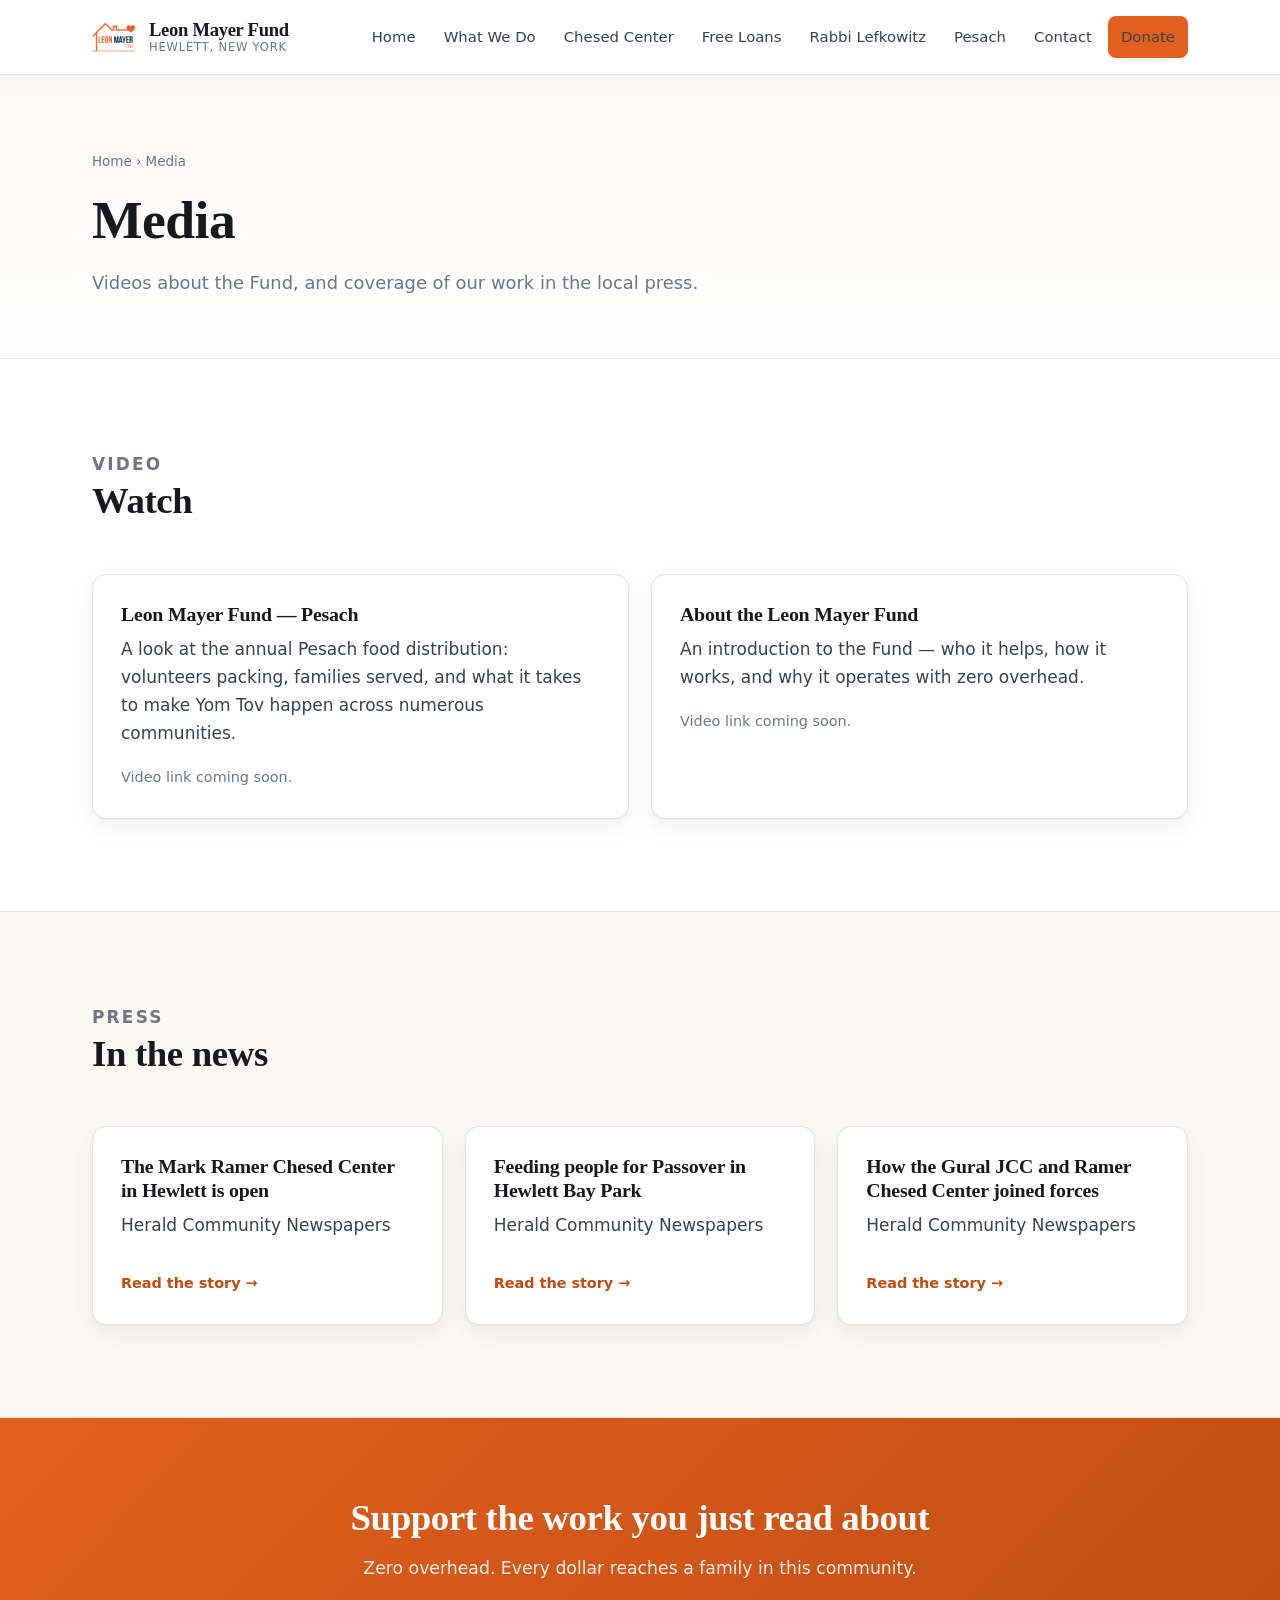
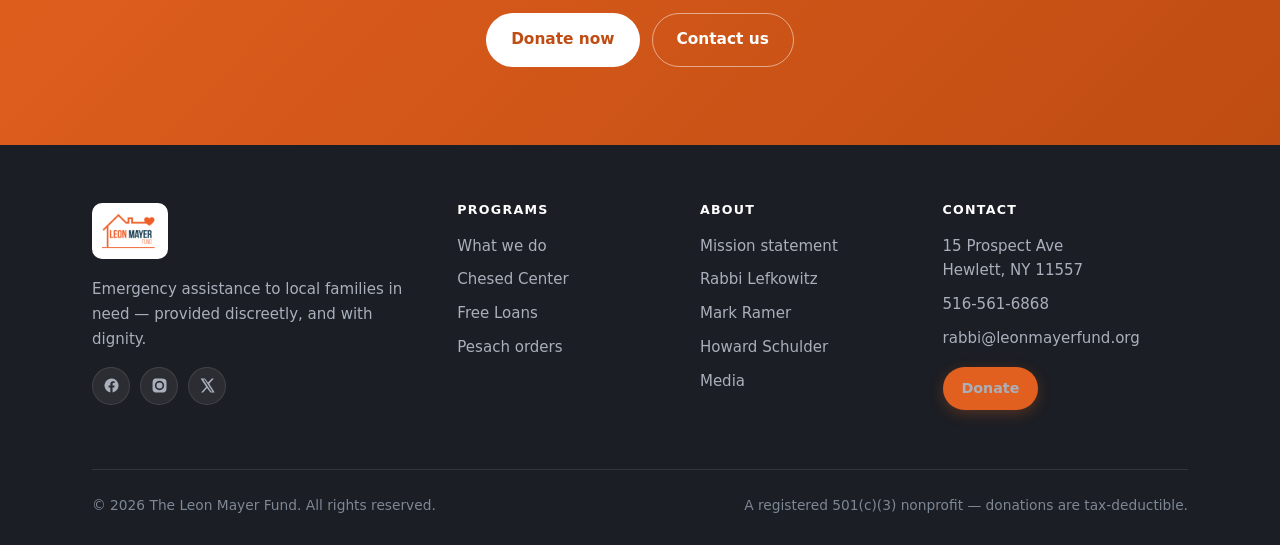
<file: media.html>
<!DOCTYPE html>
<html lang="en">
<head>
<meta charset="utf-8">
<meta name="viewport" content="width=device-width, initial-scale=1">
<!-- STAGING ONLY -->
<meta name="robots" content="noindex, nofollow">
<title>Media — Leon Mayer Fund</title>
<meta name="description" content="Videos and press coverage of the Leon Mayer Fund and the Mark Ramer Chesed Center.">
<link rel="icon" href="assets/img/lmf-logo.png">
<link rel="stylesheet" href="assets/css/style.css">
</head>
<body>
<a class="skip" href="#main">Skip to content</a>

<header class="site-header">
  <div class="wrap header-inner">
    <a class="brand" href="index.html">
      <img src="assets/img/lmf-logo.png" alt="" width="46">
      <span class="brand-text">
        <span class="brand-name">Leon Mayer Fund</span>
        <span class="brand-sub">Hewlett, New York</span>
      </span>
    </a>
    <button class="nav-toggle" aria-expanded="false" aria-label="Menu"><span></span><span></span><span></span></button>
    <nav class="nav" aria-label="Main">
      <a href="index.html">Home</a>
      <a href="mission.html">What We Do</a>
      <a href="chesed-center.html">Chesed Center</a>
      <a href="free-loans.html">Free Loans</a>
      <a href="rabbi-lefkowitz.html">Rabbi Lefkowitz</a>
      <a href="pesach.html">Pesach</a>
      <a href="contact.html">Contact</a>
      <a class="btn btn-donate" href="https://lmf.breezechms.com/give/online">Donate</a>
    </nav>
  </div>
</header>

<main id="main">

  <section class="page-head">
    <div class="wrap">
      <p class="breadcrumb"><a href="index.html">Home</a> &rsaquo; Media</p>
      <h1>Media</h1>
      <p class="lede">Videos about the Fund, and coverage of our work in the local press.</p>
    </div>
  </section>

  <section class="section">
    <div class="wrap">
      <div class="section-head">
        <p class="kicker">Video</p>
        <h2>Watch</h2>
      </div>

      <!--
        TO ADD A VIDEO: paste the YouTube/Vimeo ID into the iframe src below and copy the block.
        Example: https://www.youtube.com/embed/ABC123xyz
        Until the video URLs are supplied, these are placeholder cards.
      -->
      <div class="grid grid-2">
        <div class="card">
          <h3>Leon Mayer Fund — Pesach</h3>
          <p>A look at the annual Pesach food distribution: volunteers packing, families served, and what it takes to make Yom Tov happen across numerous communities.</p>
          <p style="color:var(--muted); font-size:.9rem; margin-top:14px">Video link coming soon.</p>
        </div>
        <div class="card">
          <h3>About the Leon Mayer Fund</h3>
          <p>An introduction to the Fund — who it helps, how it works, and why it operates with zero overhead.</p>
          <p style="color:var(--muted); font-size:.9rem; margin-top:14px">Video link coming soon.</p>
        </div>
      </div>
    </div>
  </section>

  <section class="section section-warm">
    <div class="wrap">
      <div class="section-head">
        <p class="kicker">Press</p>
        <h2>In the news</h2>
      </div>

      <div class="grid grid-3">
        <a class="card card-link" href="https://www.liherald.com/stories/the-mark-ramer-chessed-center-in-hewlett-is-open,132597">
          <h3>The Mark Ramer Chesed Center in Hewlett is open</h3>
          <p>Herald Community Newspapers</p>
          <span class="card-more">Read the story</span>
        </a>
        <a class="card card-link" href="https://www.liherald.com/malverne/stories/feeding-people-for-passover-in-hewlett-bay-park,131193">
          <h3>Feeding people for Passover in Hewlett Bay Park</h3>
          <p>Herald Community Newspapers</p>
          <span class="card-more">Read the story</span>
        </a>
        <a class="card card-link" href="https://www.liherald.com/elmont/stories/jcc-chesed-center-work-together,206033">
          <h3>How the Gural JCC and Ramer Chesed Center joined forces</h3>
          <p>Herald Community Newspapers</p>
          <span class="card-more">Read the story</span>
        </a>
      </div>
    </div>
  </section>

  <section class="cta">
    <div class="wrap">
      <h2>Support the work you just read about</h2>
      <p>Zero overhead. Every dollar reaches a family in this community.</p>
      <div class="cta-actions">
        <a class="btn btn-light" href="https://lmf.breezechms.com/give/online">Donate now</a>
        <a class="btn btn-outline-light" href="contact.html">Contact us</a>
      </div>
    </div>
  </section>

</main>

<footer class="site-footer">
  <div class="wrap">
    <div class="footer-grid">
      <div class="footer-brand">
        <img src="assets/img/lmf-logo.png" alt="Leon Mayer Fund" width="58">
        <p>Emergency assistance to local families in need — provided discreetly, and with dignity.</p>
        <div class="socials">
          <a href="https://www.facebook.com/leonmayerfund/" aria-label="Facebook"><svg viewBox="0 0 24 24" aria-hidden="true"><path d="M22 12a10 10 0 1 0-11.6 9.9v-7H7.9V12h2.5V9.8c0-2.5 1.5-3.9 3.8-3.9 1.1 0 2.2.2 2.2.2v2.5h-1.3c-1.2 0-1.6.8-1.6 1.6V12h2.8l-.4 2.9h-2.4v7A10 10 0 0 0 22 12z"/></svg></a>
          <a href="https://www.instagram.com/leonmayerfund/" aria-label="Instagram"><svg viewBox="0 0 24 24" aria-hidden="true"><path d="M12 2.2c3.2 0 3.6 0 4.9.1 1.2.1 1.8.2 2.2.4.6.2 1 .5 1.4.9.4.4.7.8.9 1.4.2.4.4 1 .4 2.2.1 1.3.1 1.7.1 4.9s0 3.6-.1 4.9c-.1 1.2-.2 1.8-.4 2.2-.2.6-.5 1-.9 1.4-.4.4-.8.7-1.4.9-.4.2-1 .4-2.2.4-1.3.1-1.7.1-4.9.1s-3.6 0-4.9-.1c-1.2-.1-1.8-.2-2.2-.4-.6-.2-1-.5-1.4-.9-.4-.4-.7-.8-.9-1.4-.2-.4-.4-1-.4-2.2C2.2 15.6 2.2 15.2 2.2 12s0-3.6.1-4.9c.1-1.2.2-1.8.4-2.2.2-.6.5-1 .9-1.4.4-.4.8-.7 1.4-.9.4-.2 1-.4 2.2-.4C8.4 2.2 8.8 2.2 12 2.2zm0 3.2A6.6 6.6 0 1 0 18.6 12 6.6 6.6 0 0 0 12 5.4zm0 10.9A4.3 4.3 0 1 1 16.3 12 4.3 4.3 0 0 1 12 16.3zm6.8-11.1a1.5 1.5 0 1 1-1.5-1.5 1.5 1.5 0 0 1 1.5 1.5z"/></svg></a>
          <a href="https://twitter.com/leonmayerfund" aria-label="Twitter"><svg viewBox="0 0 24 24" aria-hidden="true"><path d="M18.2 2H21l-6.6 7.5L22.2 22h-6.1l-4.8-6.3L5.8 22H3l7.1-8.1L2.2 2h6.2l4.3 5.7L18.2 2zm-1 18.3h1.7L7.9 3.6H6.1l11.1 16.7z"/></svg></a>
        </div>
      </div>
      <div>
        <h4>Programs</h4>
        <ul class="footer-links">
          <li><a href="mission.html">What we do</a></li>
          <li><a href="chesed-center.html">Chesed Center</a></li>
          <li><a href="free-loans.html">Free Loans</a></li>
          <li><a href="pesach.html">Pesach orders</a></li>
        </ul>
      </div>
      <div>
        <h4>About</h4>
        <ul class="footer-links">
          <li><a href="mission.html">Mission statement</a></li>
          <li><a href="rabbi-lefkowitz.html">Rabbi Lefkowitz</a></li>
          <li><a href="chesed-center.html#mark-ramer">Mark Ramer</a></li>
          <li><a href="free-loans.html#howard-schulder">Howard Schulder</a></li>
          <li><a href="media.html">Media</a></li>
        </ul>
      </div>
      <div>
        <h4>Contact</h4>
        <ul class="footer-links">
          <li>15 Prospect Ave<br>Hewlett, NY 11557</li>
          <li><a href="tel:+15165616868">516-561-6868</a></li>
          <li><a href="mailto:rabbi@leonmayerfund.org">rabbi@leonmayerfund.org</a></li>
        </ul>
        <p style="margin-top:16px"><a class="btn btn-primary btn-sm" href="https://lmf.breezechms.com/give/online">Donate</a></p>
      </div>
    </div>
    <div class="footer-bottom">
      <span>&copy; 2026 The Leon Mayer Fund. All rights reserved.</span>
      <span>A registered 501(c)(3) nonprofit — donations are tax-deductible.</span>
    </div>
  </div>
</footer>

<script src="assets/js/main.js" defer></script>
</body>
</html>
</file>
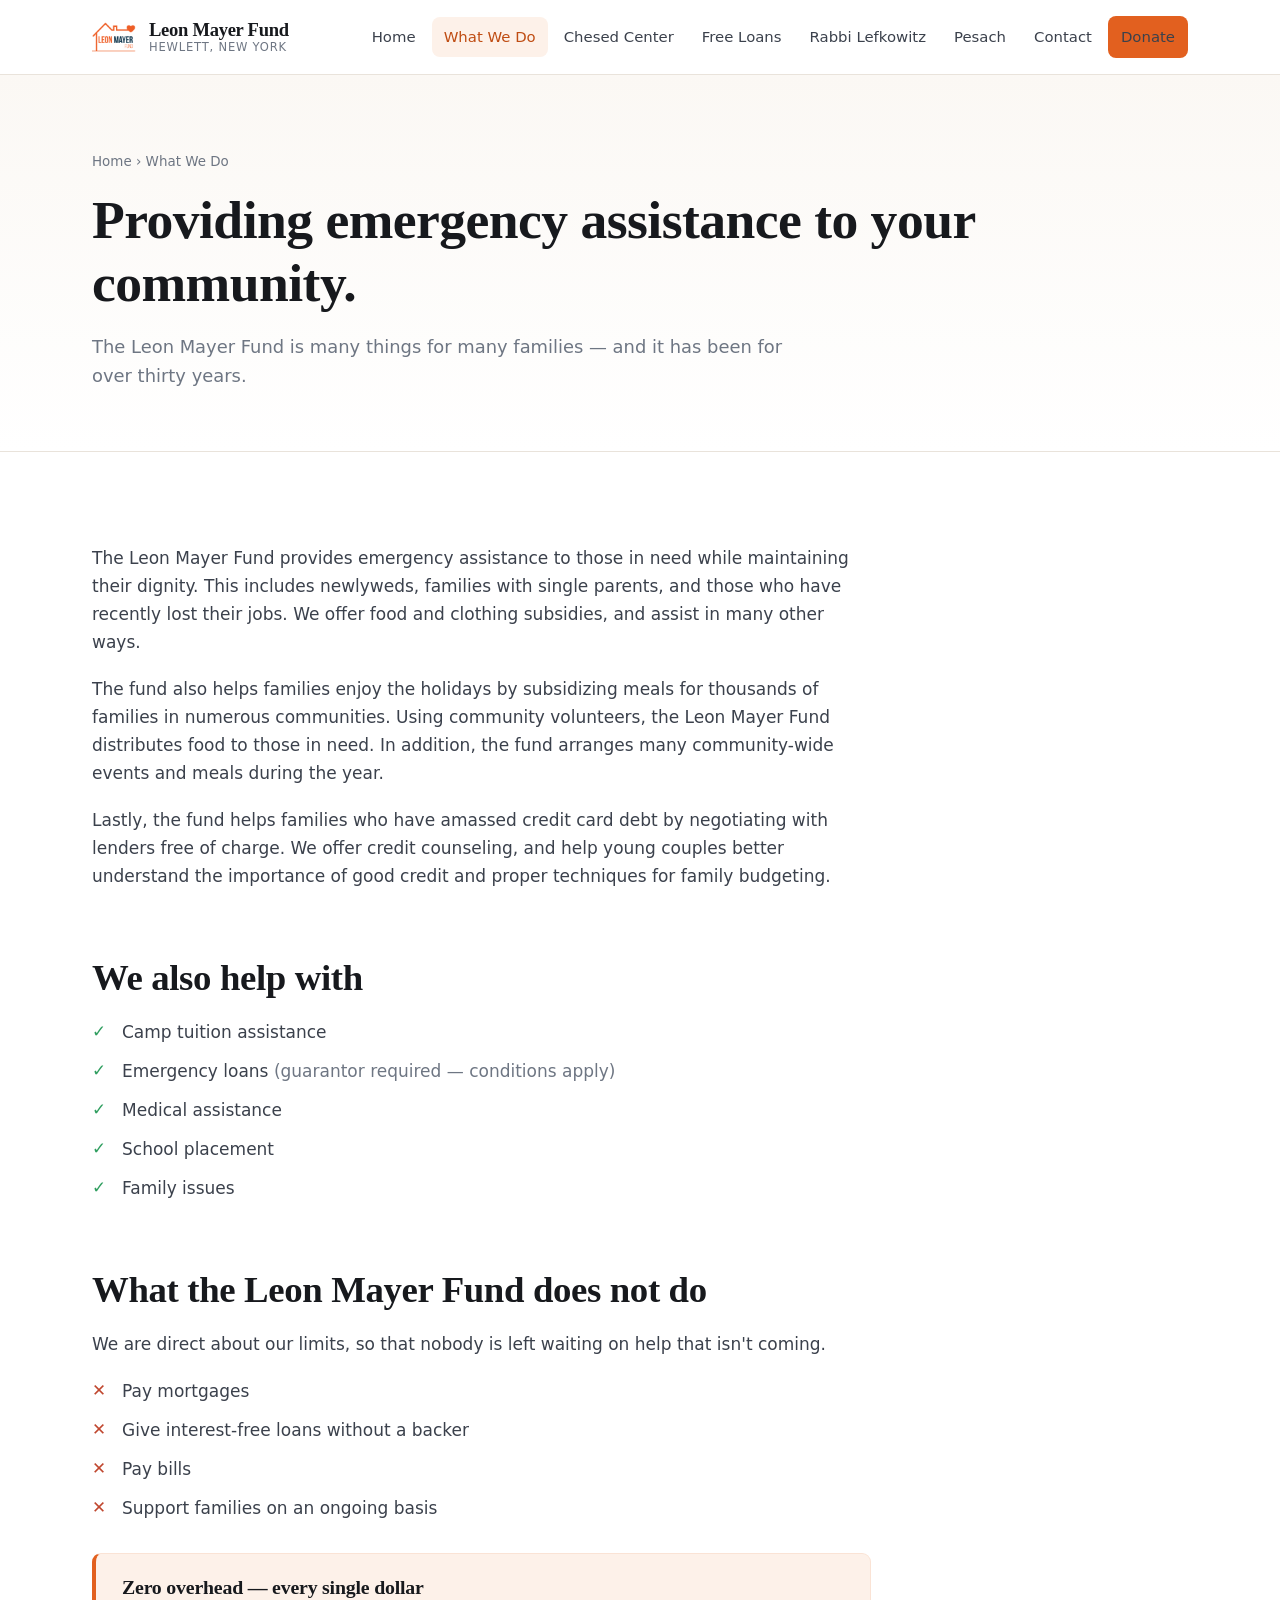
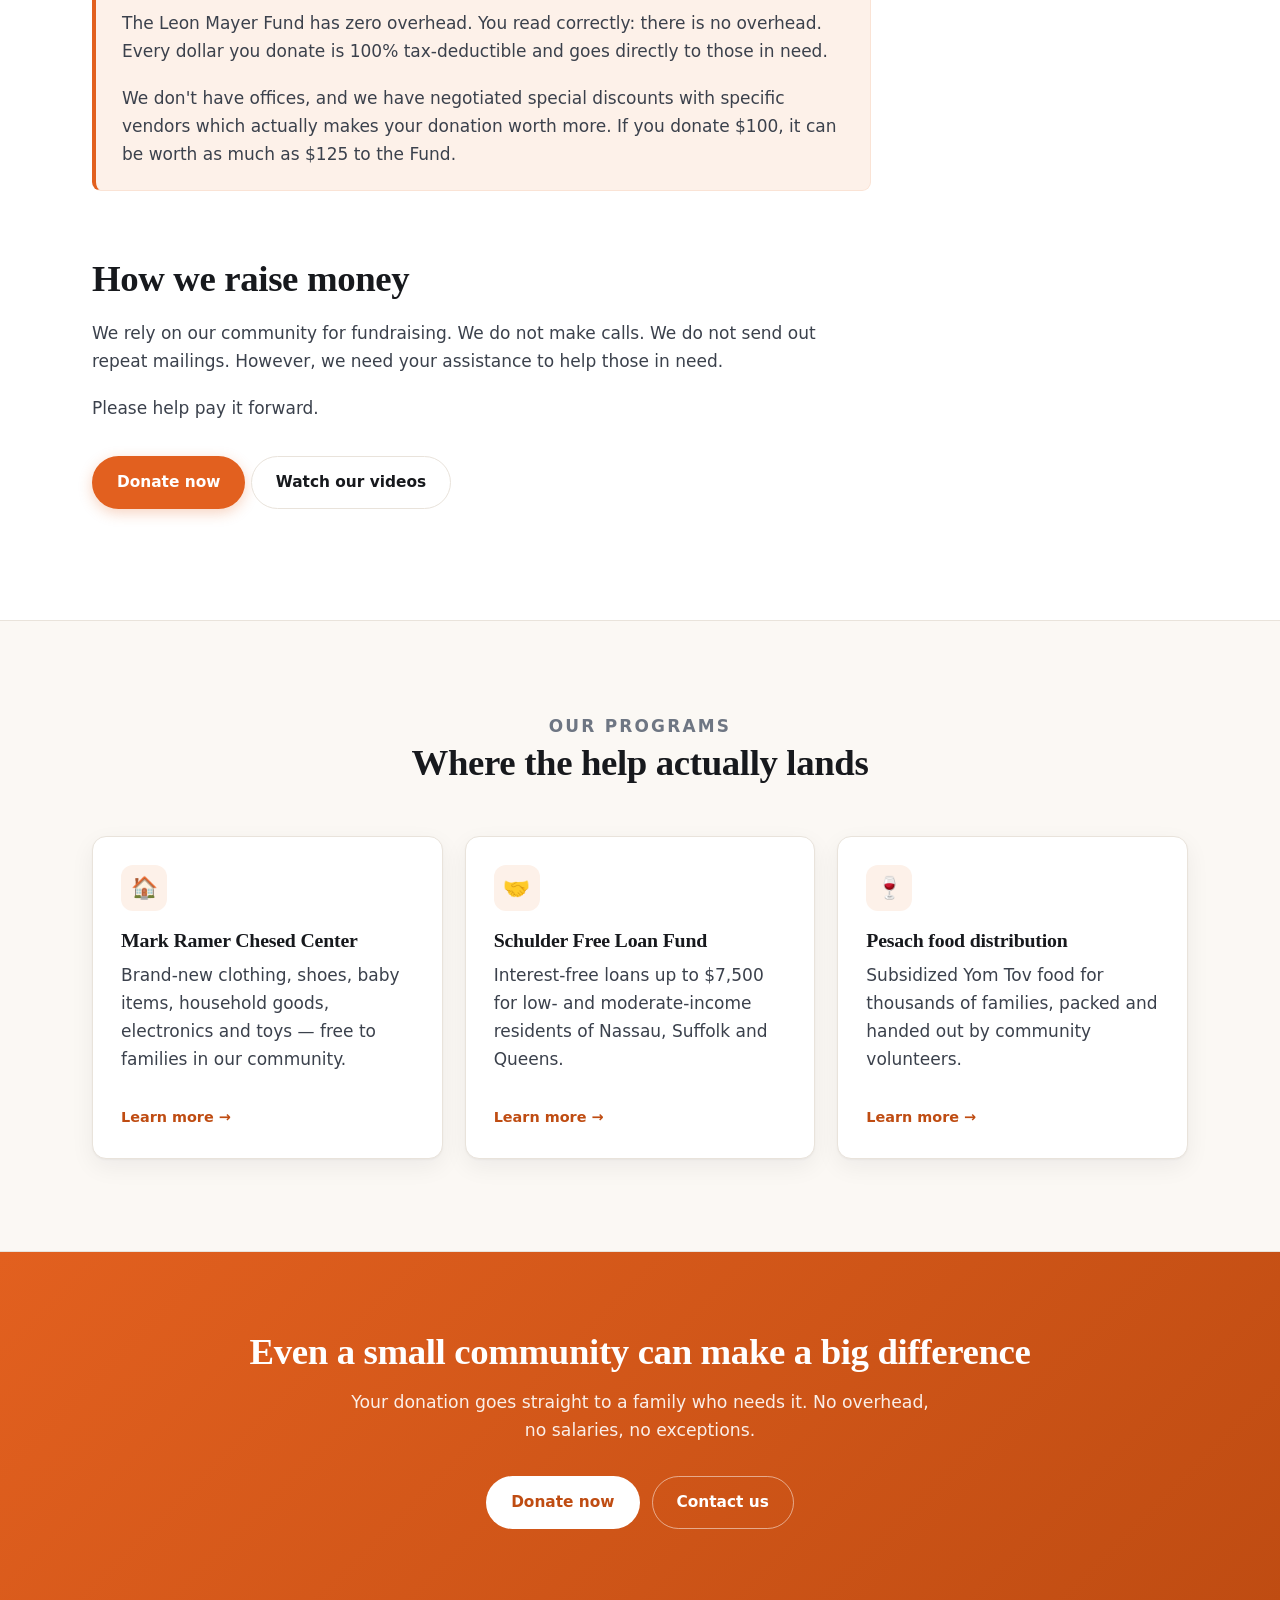
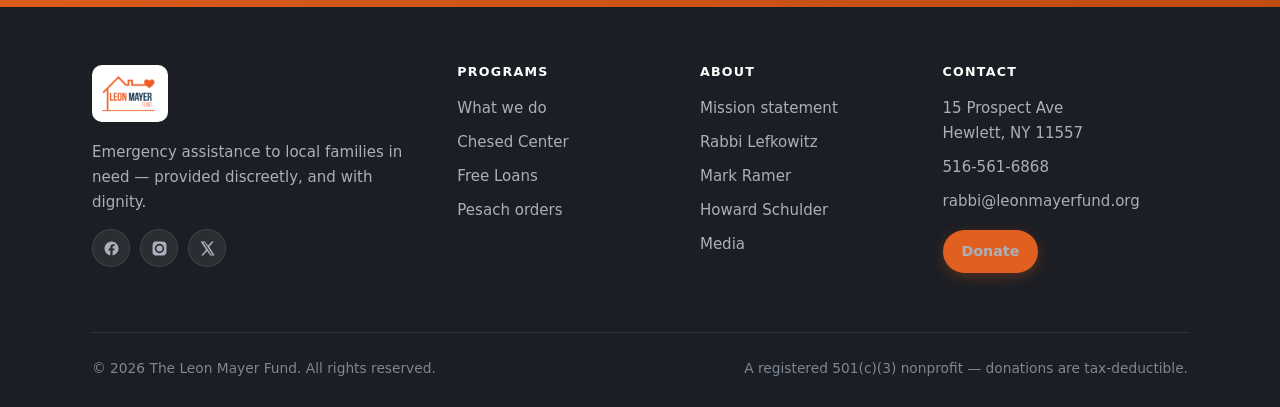
<file: mission.html>
<!DOCTYPE html>
<html lang="en">
<head>
<meta charset="utf-8">
<meta name="viewport" content="width=device-width, initial-scale=1">
<!-- STAGING ONLY -->
<meta name="robots" content="noindex, nofollow">
<title>What We Do &amp; Our Mission — Leon Mayer Fund</title>
<meta name="description" content="Providing emergency assistance to your community. What the Leon Mayer Fund does, what it does not do, and why it has zero overhead.">
<link rel="icon" href="assets/img/lmf-logo.png">
<link rel="stylesheet" href="assets/css/style.css">
</head>
<body>
<a class="skip" href="#main">Skip to content</a>

<header class="site-header">
  <div class="wrap header-inner">
    <a class="brand" href="index.html">
      <img src="assets/img/lmf-logo.png" alt="" width="46">
      <span class="brand-text">
        <span class="brand-name">Leon Mayer Fund</span>
        <span class="brand-sub">Hewlett, New York</span>
      </span>
    </a>
    <button class="nav-toggle" aria-expanded="false" aria-label="Menu"><span></span><span></span><span></span></button>
    <nav class="nav" aria-label="Main">
      <a href="index.html">Home</a>
      <a href="mission.html" aria-current="page">What We Do</a>
      <a href="chesed-center.html">Chesed Center</a>
      <a href="free-loans.html">Free Loans</a>
      <a href="rabbi-lefkowitz.html">Rabbi Lefkowitz</a>
      <a href="pesach.html">Pesach</a>
      <a href="contact.html">Contact</a>
      <a class="btn btn-donate" href="https://lmf.breezechms.com/give/online">Donate</a>
    </nav>
  </div>
</header>

<main id="main">

  <section class="page-head">
    <div class="wrap">
      <p class="breadcrumb"><a href="index.html">Home</a> &rsaquo; What We Do</p>
      <h1>Providing emergency assistance to your community.</h1>
      <p class="lede">The Leon Mayer Fund is many things for many families — and it has been for over thirty years.</p>
    </div>
  </section>

  <section class="section">
    <div class="wrap">
      <div class="prose">
        <p>The Leon Mayer Fund provides emergency assistance to those in need while maintaining their dignity. This includes newlyweds, families with single parents, and those who have recently lost their jobs. We offer food and clothing subsidies, and assist in many other ways.</p>

        <p>The fund also helps families enjoy the holidays by subsidizing meals for thousands of families in numerous communities. Using community volunteers, the Leon Mayer Fund distributes food to those in need. In addition, the fund arranges many community-wide events and meals during the year.</p>

        <p>Lastly, the fund helps families who have amassed credit card debt by negotiating with lenders free of charge. We offer credit counseling, and help young couples better understand the importance of good credit and proper techniques for family budgeting.</p>

        <h2>We also help with</h2>
        <ul class="check-list">
          <li>Camp tuition assistance</li>
          <li>Emergency loans <span style="color:var(--muted)">(guarantor required — conditions apply)</span></li>
          <li>Medical assistance</li>
          <li>School placement</li>
          <li>Family issues</li>
        </ul>

        <h2>What the Leon Mayer Fund does not do</h2>
        <p>We are direct about our limits, so that nobody is left waiting on help that isn't coming.</p>
        <ul class="x-list">
          <li>Pay mortgages</li>
          <li>Give interest-free loans without a backer</li>
          <li>Pay bills</li>
          <li>Support families on an ongoing basis</li>
        </ul>

        <div class="callout">
          <h3>Zero overhead — every single dollar</h3>
          <p>The Leon Mayer Fund has zero overhead. You read correctly: there is no overhead. Every dollar you donate is 100% tax-deductible and goes directly to those in need.</p>
          <p>We don't have offices, and we have negotiated special discounts with specific vendors which actually makes your donation worth more. If you donate $100, it can be worth as much as $125 to the Fund.</p>
        </div>

        <h2>How we raise money</h2>
        <p>We rely on our community for fundraising. We do not make calls. We do not send out repeat mailings. However, we need your assistance to help those in need.</p>
        <p>Please help pay it forward.</p>

        <p style="margin-top:2em">
          <a class="btn btn-primary" href="https://lmf.breezechms.com/give/online">Donate now</a>
          <a class="btn btn-ghost" href="media.html">Watch our videos</a>
        </p>
      </div>
    </div>
  </section>

  <section class="section section-warm">
    <div class="wrap">
      <div class="section-head center">
        <p class="kicker">Our programs</p>
        <h2>Where the help actually lands</h2>
      </div>
      <div class="grid grid-3">
        <a class="card card-link" href="chesed-center.html">
          <div class="card-icon" aria-hidden="true">🏠</div>
          <h3>Mark Ramer Chesed Center</h3>
          <p>Brand-new clothing, shoes, baby items, household goods, electronics and toys — free to families in our community.</p>
          <span class="card-more">Learn more</span>
        </a>
        <a class="card card-link" href="free-loans.html">
          <div class="card-icon" aria-hidden="true">🤝</div>
          <h3>Schulder Free Loan Fund</h3>
          <p>Interest-free loans up to $7,500 for low- and moderate-income residents of Nassau, Suffolk and Queens.</p>
          <span class="card-more">Learn more</span>
        </a>
        <a class="card card-link" href="pesach.html">
          <div class="card-icon" aria-hidden="true">🍷</div>
          <h3>Pesach food distribution</h3>
          <p>Subsidized Yom Tov food for thousands of families, packed and handed out by community volunteers.</p>
          <span class="card-more">Learn more</span>
        </a>
      </div>
    </div>
  </section>

  <section class="cta">
    <div class="wrap">
      <h2>Even a small community can make a big difference</h2>
      <p>Your donation goes straight to a family who needs it. No overhead, no salaries, no exceptions.</p>
      <div class="cta-actions">
        <a class="btn btn-light" href="https://lmf.breezechms.com/give/online">Donate now</a>
        <a class="btn btn-outline-light" href="contact.html">Contact us</a>
      </div>
    </div>
  </section>

</main>

<footer class="site-footer">
  <div class="wrap">
    <div class="footer-grid">
      <div class="footer-brand">
        <img src="assets/img/lmf-logo.png" alt="Leon Mayer Fund" width="58">
        <p>Emergency assistance to local families in need — provided discreetly, and with dignity.</p>
        <div class="socials">
          <a href="https://www.facebook.com/leonmayerfund/" aria-label="Facebook"><svg viewBox="0 0 24 24" aria-hidden="true"><path d="M22 12a10 10 0 1 0-11.6 9.9v-7H7.9V12h2.5V9.8c0-2.5 1.5-3.9 3.8-3.9 1.1 0 2.2.2 2.2.2v2.5h-1.3c-1.2 0-1.6.8-1.6 1.6V12h2.8l-.4 2.9h-2.4v7A10 10 0 0 0 22 12z"/></svg></a>
          <a href="https://www.instagram.com/leonmayerfund/" aria-label="Instagram"><svg viewBox="0 0 24 24" aria-hidden="true"><path d="M12 2.2c3.2 0 3.6 0 4.9.1 1.2.1 1.8.2 2.2.4.6.2 1 .5 1.4.9.4.4.7.8.9 1.4.2.4.4 1 .4 2.2.1 1.3.1 1.7.1 4.9s0 3.6-.1 4.9c-.1 1.2-.2 1.8-.4 2.2-.2.6-.5 1-.9 1.4-.4.4-.8.7-1.4.9-.4.2-1 .4-2.2.4-1.3.1-1.7.1-4.9.1s-3.6 0-4.9-.1c-1.2-.1-1.8-.2-2.2-.4-.6-.2-1-.5-1.4-.9-.4-.4-.7-.8-.9-1.4-.2-.4-.4-1-.4-2.2C2.2 15.6 2.2 15.2 2.2 12s0-3.6.1-4.9c.1-1.2.2-1.8.4-2.2.2-.6.5-1 .9-1.4.4-.4.8-.7 1.4-.9.4-.2 1-.4 2.2-.4C8.4 2.2 8.8 2.2 12 2.2zm0 3.2A6.6 6.6 0 1 0 18.6 12 6.6 6.6 0 0 0 12 5.4zm0 10.9A4.3 4.3 0 1 1 16.3 12 4.3 4.3 0 0 1 12 16.3zm6.8-11.1a1.5 1.5 0 1 1-1.5-1.5 1.5 1.5 0 0 1 1.5 1.5z"/></svg></a>
          <a href="https://twitter.com/leonmayerfund" aria-label="Twitter"><svg viewBox="0 0 24 24" aria-hidden="true"><path d="M18.2 2H21l-6.6 7.5L22.2 22h-6.1l-4.8-6.3L5.8 22H3l7.1-8.1L2.2 2h6.2l4.3 5.7L18.2 2zm-1 18.3h1.7L7.9 3.6H6.1l11.1 16.7z"/></svg></a>
        </div>
      </div>
      <div>
        <h4>Programs</h4>
        <ul class="footer-links">
          <li><a href="mission.html">What we do</a></li>
          <li><a href="chesed-center.html">Chesed Center</a></li>
          <li><a href="free-loans.html">Free Loans</a></li>
          <li><a href="pesach.html">Pesach orders</a></li>
        </ul>
      </div>
      <div>
        <h4>About</h4>
        <ul class="footer-links">
          <li><a href="mission.html">Mission statement</a></li>
          <li><a href="rabbi-lefkowitz.html">Rabbi Lefkowitz</a></li>
          <li><a href="chesed-center.html#mark-ramer">Mark Ramer</a></li>
          <li><a href="free-loans.html#howard-schulder">Howard Schulder</a></li>
          <li><a href="media.html">Media</a></li>
        </ul>
      </div>
      <div>
        <h4>Contact</h4>
        <ul class="footer-links">
          <li>15 Prospect Ave<br>Hewlett, NY 11557</li>
          <li><a href="tel:+15165616868">516-561-6868</a></li>
          <li><a href="mailto:rabbi@leonmayerfund.org">rabbi@leonmayerfund.org</a></li>
        </ul>
        <p style="margin-top:16px"><a class="btn btn-primary btn-sm" href="https://lmf.breezechms.com/give/online">Donate</a></p>
      </div>
    </div>
    <div class="footer-bottom">
      <span>&copy; 2026 The Leon Mayer Fund. All rights reserved.</span>
      <span>A registered 501(c)(3) nonprofit — donations are tax-deductible.</span>
    </div>
  </div>
</footer>

<script src="assets/js/main.js" defer></script>
</body>
</html>
</file>
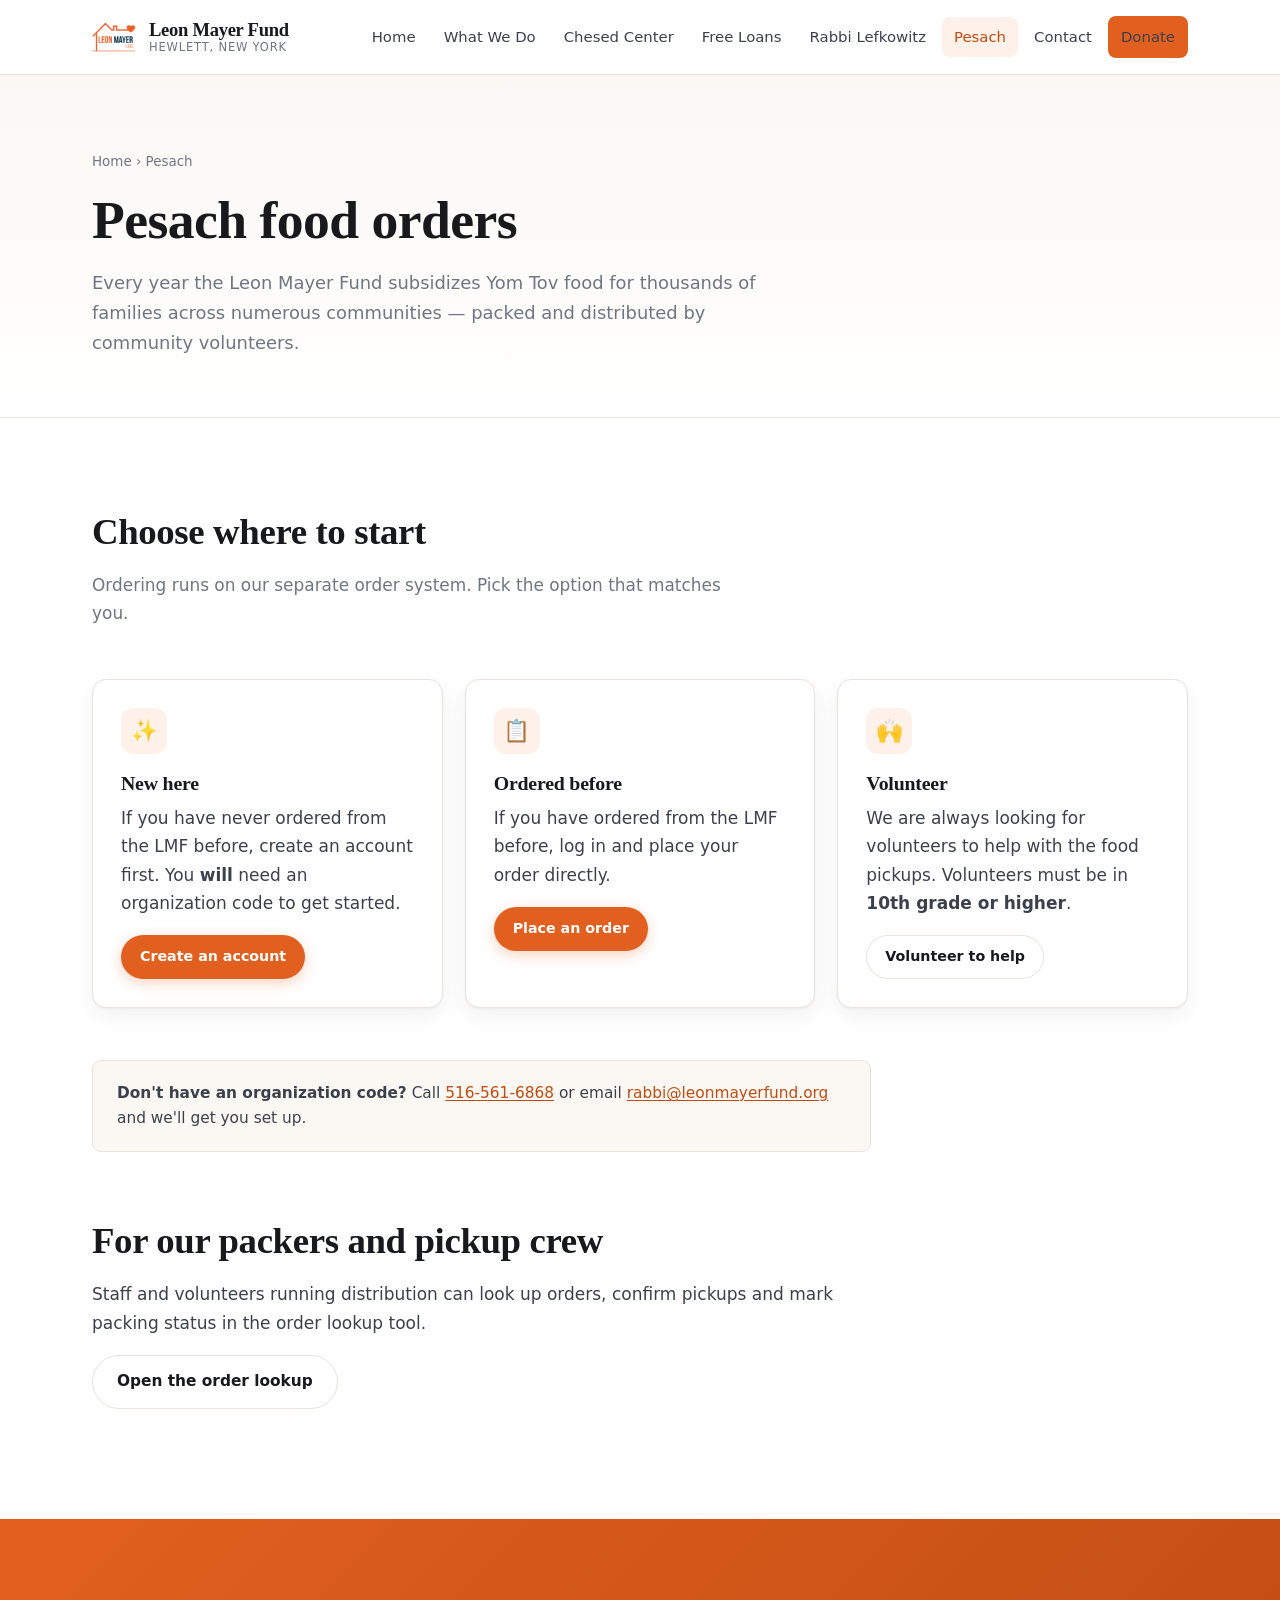
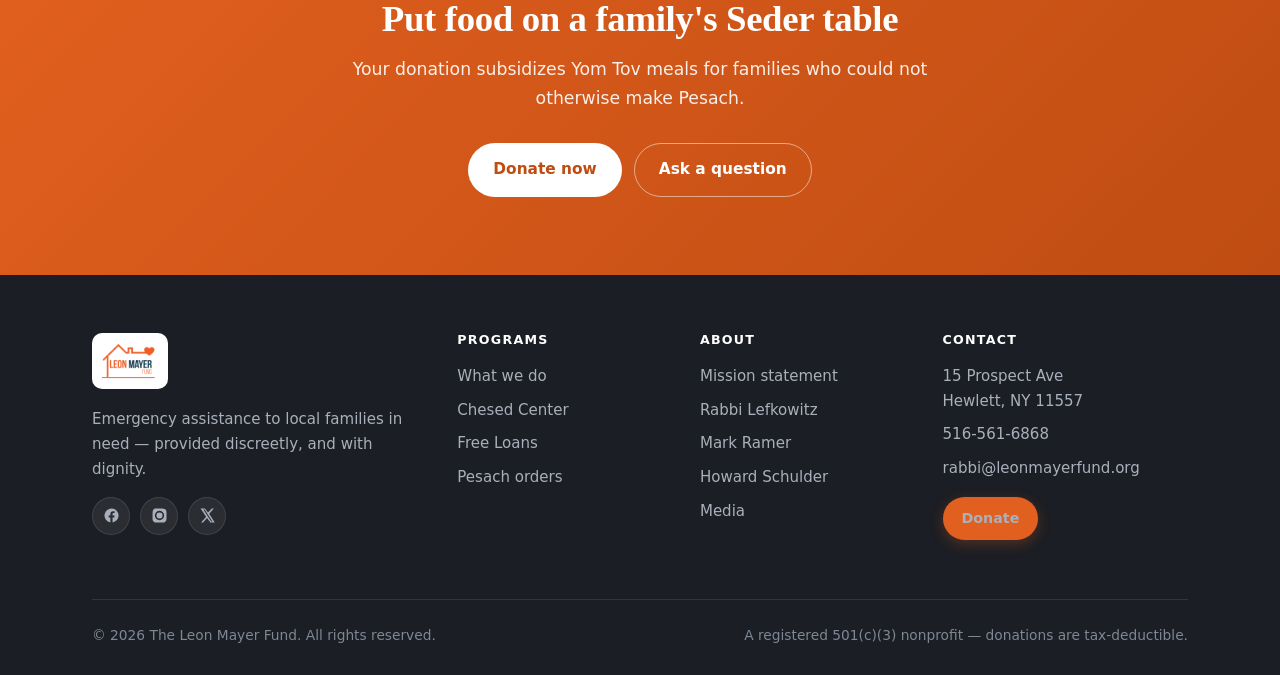
<file: pesach.html>
<!DOCTYPE html>
<html lang="en">
<head>
<meta charset="utf-8">
<meta name="viewport" content="width=device-width, initial-scale=1">
<!-- STAGING ONLY -->
<meta name="robots" content="noindex, nofollow">
<title>Pesach Food Orders — Leon Mayer Fund</title>
<meta name="description" content="Register for Leon Mayer Fund Pesach food orders. New users create an account with an organization code; returning users place an order directly.">
<link rel="icon" href="assets/img/lmf-logo.png">
<link rel="stylesheet" href="assets/css/style.css">
</head>
<body>
<a class="skip" href="#main">Skip to content</a>

<header class="site-header">
  <div class="wrap header-inner">
    <a class="brand" href="index.html">
      <img src="assets/img/lmf-logo.png" alt="" width="46">
      <span class="brand-text">
        <span class="brand-name">Leon Mayer Fund</span>
        <span class="brand-sub">Hewlett, New York</span>
      </span>
    </a>
    <button class="nav-toggle" aria-expanded="false" aria-label="Menu"><span></span><span></span><span></span></button>
    <nav class="nav" aria-label="Main">
      <a href="index.html">Home</a>
      <a href="mission.html">What We Do</a>
      <a href="chesed-center.html">Chesed Center</a>
      <a href="free-loans.html">Free Loans</a>
      <a href="rabbi-lefkowitz.html">Rabbi Lefkowitz</a>
      <a href="pesach.html" aria-current="page">Pesach</a>
      <a href="contact.html">Contact</a>
      <a class="btn btn-donate" href="https://lmf.breezechms.com/give/online">Donate</a>
    </nav>
  </div>
</header>

<main id="main">

  <section class="page-head">
    <div class="wrap">
      <p class="breadcrumb"><a href="index.html">Home</a> &rsaquo; Pesach</p>
      <h1>Pesach food orders</h1>
      <p class="lede">Every year the Leon Mayer Fund subsidizes Yom Tov food for thousands of families across numerous communities — packed and distributed by community volunteers.</p>
    </div>
  </section>

  <section class="section">
    <div class="wrap">
      <div class="section-head">
        <h2>Choose where to start</h2>
        <p>Ordering runs on our separate order system. Pick the option that matches you.</p>
      </div>

      <div class="grid grid-3">
        <div class="card">
          <div class="card-icon" aria-hidden="true">✨</div>
          <h3>New here</h3>
          <p>If you have never ordered from the LMF before, create an account first. You <strong>will</strong> need an organization code to get started.</p>
          <p style="margin-top:18px"><a class="btn btn-primary btn-sm" href="https://order.leonmayerfund.com/register">Create an account</a></p>
        </div>

        <div class="card">
          <div class="card-icon" aria-hidden="true">📋</div>
          <h3>Ordered before</h3>
          <p>If you have ordered from the LMF before, log in and place your order directly.</p>
          <p style="margin-top:18px"><a class="btn btn-primary btn-sm" href="https://order.leonmayerfund.com/login">Place an order</a></p>
        </div>

        <div class="card">
          <div class="card-icon" aria-hidden="true">🙌</div>
          <h3>Volunteer</h3>
          <p>We are always looking for volunteers to help with the food pickups. Volunteers must be in <strong>10th grade or higher</strong>.</p>
          <p style="margin-top:18px"><a class="btn btn-ghost btn-sm" href="contact.html">Volunteer to help</a></p>
        </div>
      </div>

      <div class="prose" style="margin-top:52px">
        <div class="note">
          <p><strong>Don't have an organization code?</strong> Call <a href="tel:+15165616868">516-561-6868</a> or email <a href="mailto:rabbi@leonmayerfund.org">rabbi@leonmayerfund.org</a> and we'll get you set up.</p>
        </div>

        <h2>For our packers and pickup crew</h2>
        <p>Staff and volunteers running distribution can look up orders, confirm pickups and mark packing status in the order lookup tool.</p>
        <p><a class="btn btn-ghost" href="https://ymtseries.github.io/lmf-pesach/">Open the order lookup</a></p>
      </div>
    </div>
  </section>

  <section class="cta">
    <div class="wrap">
      <h2>Put food on a family's Seder table</h2>
      <p>Your donation subsidizes Yom Tov meals for families who could not otherwise make Pesach.</p>
      <div class="cta-actions">
        <a class="btn btn-light" href="https://lmf.breezechms.com/give/online">Donate now</a>
        <a class="btn btn-outline-light" href="contact.html">Ask a question</a>
      </div>
    </div>
  </section>

</main>

<footer class="site-footer">
  <div class="wrap">
    <div class="footer-grid">
      <div class="footer-brand">
        <img src="assets/img/lmf-logo.png" alt="Leon Mayer Fund" width="58">
        <p>Emergency assistance to local families in need — provided discreetly, and with dignity.</p>
        <div class="socials">
          <a href="https://www.facebook.com/leonmayerfund/" aria-label="Facebook"><svg viewBox="0 0 24 24" aria-hidden="true"><path d="M22 12a10 10 0 1 0-11.6 9.9v-7H7.9V12h2.5V9.8c0-2.5 1.5-3.9 3.8-3.9 1.1 0 2.2.2 2.2.2v2.5h-1.3c-1.2 0-1.6.8-1.6 1.6V12h2.8l-.4 2.9h-2.4v7A10 10 0 0 0 22 12z"/></svg></a>
          <a href="https://www.instagram.com/leonmayerfund/" aria-label="Instagram"><svg viewBox="0 0 24 24" aria-hidden="true"><path d="M12 2.2c3.2 0 3.6 0 4.9.1 1.2.1 1.8.2 2.2.4.6.2 1 .5 1.4.9.4.4.7.8.9 1.4.2.4.4 1 .4 2.2.1 1.3.1 1.7.1 4.9s0 3.6-.1 4.9c-.1 1.2-.2 1.8-.4 2.2-.2.6-.5 1-.9 1.4-.4.4-.8.7-1.4.9-.4.2-1 .4-2.2.4-1.3.1-1.7.1-4.9.1s-3.6 0-4.9-.1c-1.2-.1-1.8-.2-2.2-.4-.6-.2-1-.5-1.4-.9-.4-.4-.7-.8-.9-1.4-.2-.4-.4-1-.4-2.2C2.2 15.6 2.2 15.2 2.2 12s0-3.6.1-4.9c.1-1.2.2-1.8.4-2.2.2-.6.5-1 .9-1.4.4-.4.8-.7 1.4-.9.4-.2 1-.4 2.2-.4C8.4 2.2 8.8 2.2 12 2.2zm0 3.2A6.6 6.6 0 1 0 18.6 12 6.6 6.6 0 0 0 12 5.4zm0 10.9A4.3 4.3 0 1 1 16.3 12 4.3 4.3 0 0 1 12 16.3zm6.8-11.1a1.5 1.5 0 1 1-1.5-1.5 1.5 1.5 0 0 1 1.5 1.5z"/></svg></a>
          <a href="https://twitter.com/leonmayerfund" aria-label="Twitter"><svg viewBox="0 0 24 24" aria-hidden="true"><path d="M18.2 2H21l-6.6 7.5L22.2 22h-6.1l-4.8-6.3L5.8 22H3l7.1-8.1L2.2 2h6.2l4.3 5.7L18.2 2zm-1 18.3h1.7L7.9 3.6H6.1l11.1 16.7z"/></svg></a>
        </div>
      </div>
      <div>
        <h4>Programs</h4>
        <ul class="footer-links">
          <li><a href="mission.html">What we do</a></li>
          <li><a href="chesed-center.html">Chesed Center</a></li>
          <li><a href="free-loans.html">Free Loans</a></li>
          <li><a href="pesach.html">Pesach orders</a></li>
        </ul>
      </div>
      <div>
        <h4>About</h4>
        <ul class="footer-links">
          <li><a href="mission.html">Mission statement</a></li>
          <li><a href="rabbi-lefkowitz.html">Rabbi Lefkowitz</a></li>
          <li><a href="chesed-center.html#mark-ramer">Mark Ramer</a></li>
          <li><a href="free-loans.html#howard-schulder">Howard Schulder</a></li>
          <li><a href="media.html">Media</a></li>
        </ul>
      </div>
      <div>
        <h4>Contact</h4>
        <ul class="footer-links">
          <li>15 Prospect Ave<br>Hewlett, NY 11557</li>
          <li><a href="tel:+15165616868">516-561-6868</a></li>
          <li><a href="mailto:rabbi@leonmayerfund.org">rabbi@leonmayerfund.org</a></li>
        </ul>
        <p style="margin-top:16px"><a class="btn btn-primary btn-sm" href="https://lmf.breezechms.com/give/online">Donate</a></p>
      </div>
    </div>
    <div class="footer-bottom">
      <span>&copy; 2026 The Leon Mayer Fund. All rights reserved.</span>
      <span>A registered 501(c)(3) nonprofit — donations are tax-deductible.</span>
    </div>
  </div>
</footer>

<script src="assets/js/main.js" defer></script>
</body>
</html>
</file>
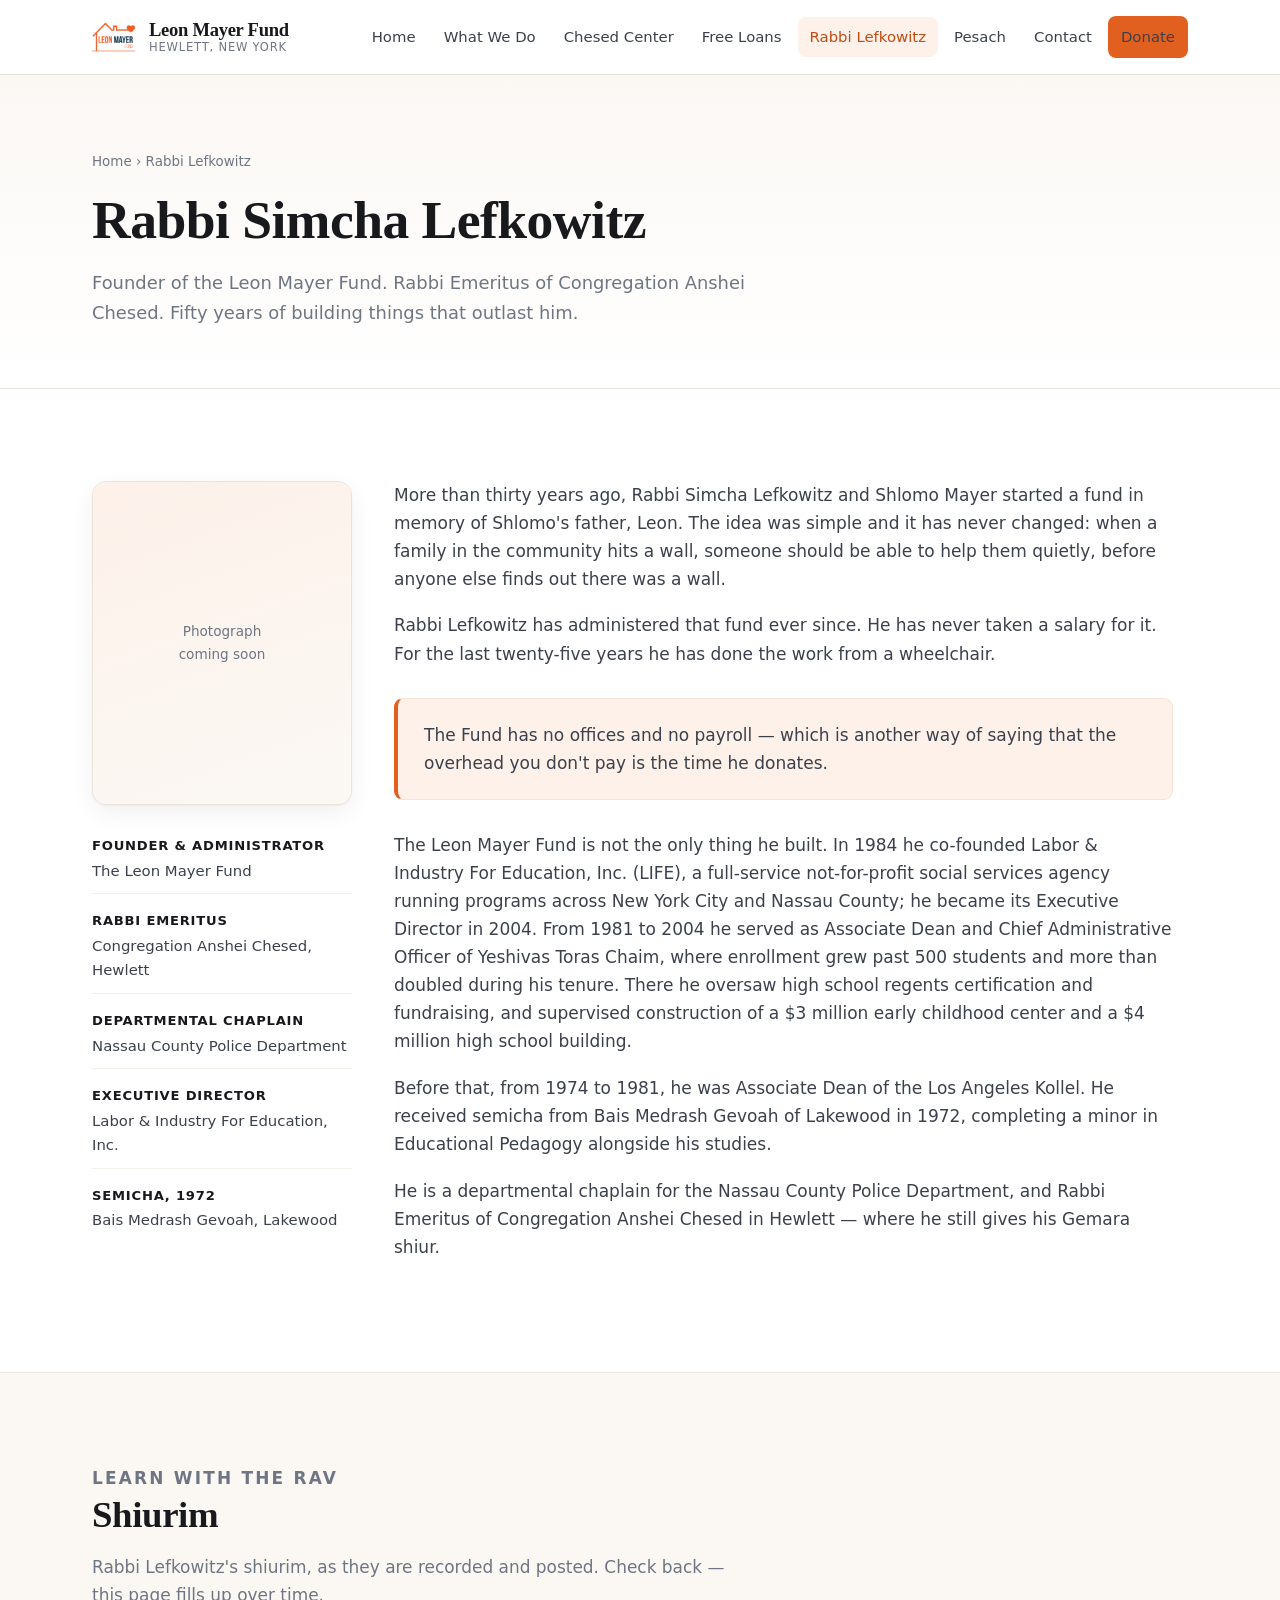
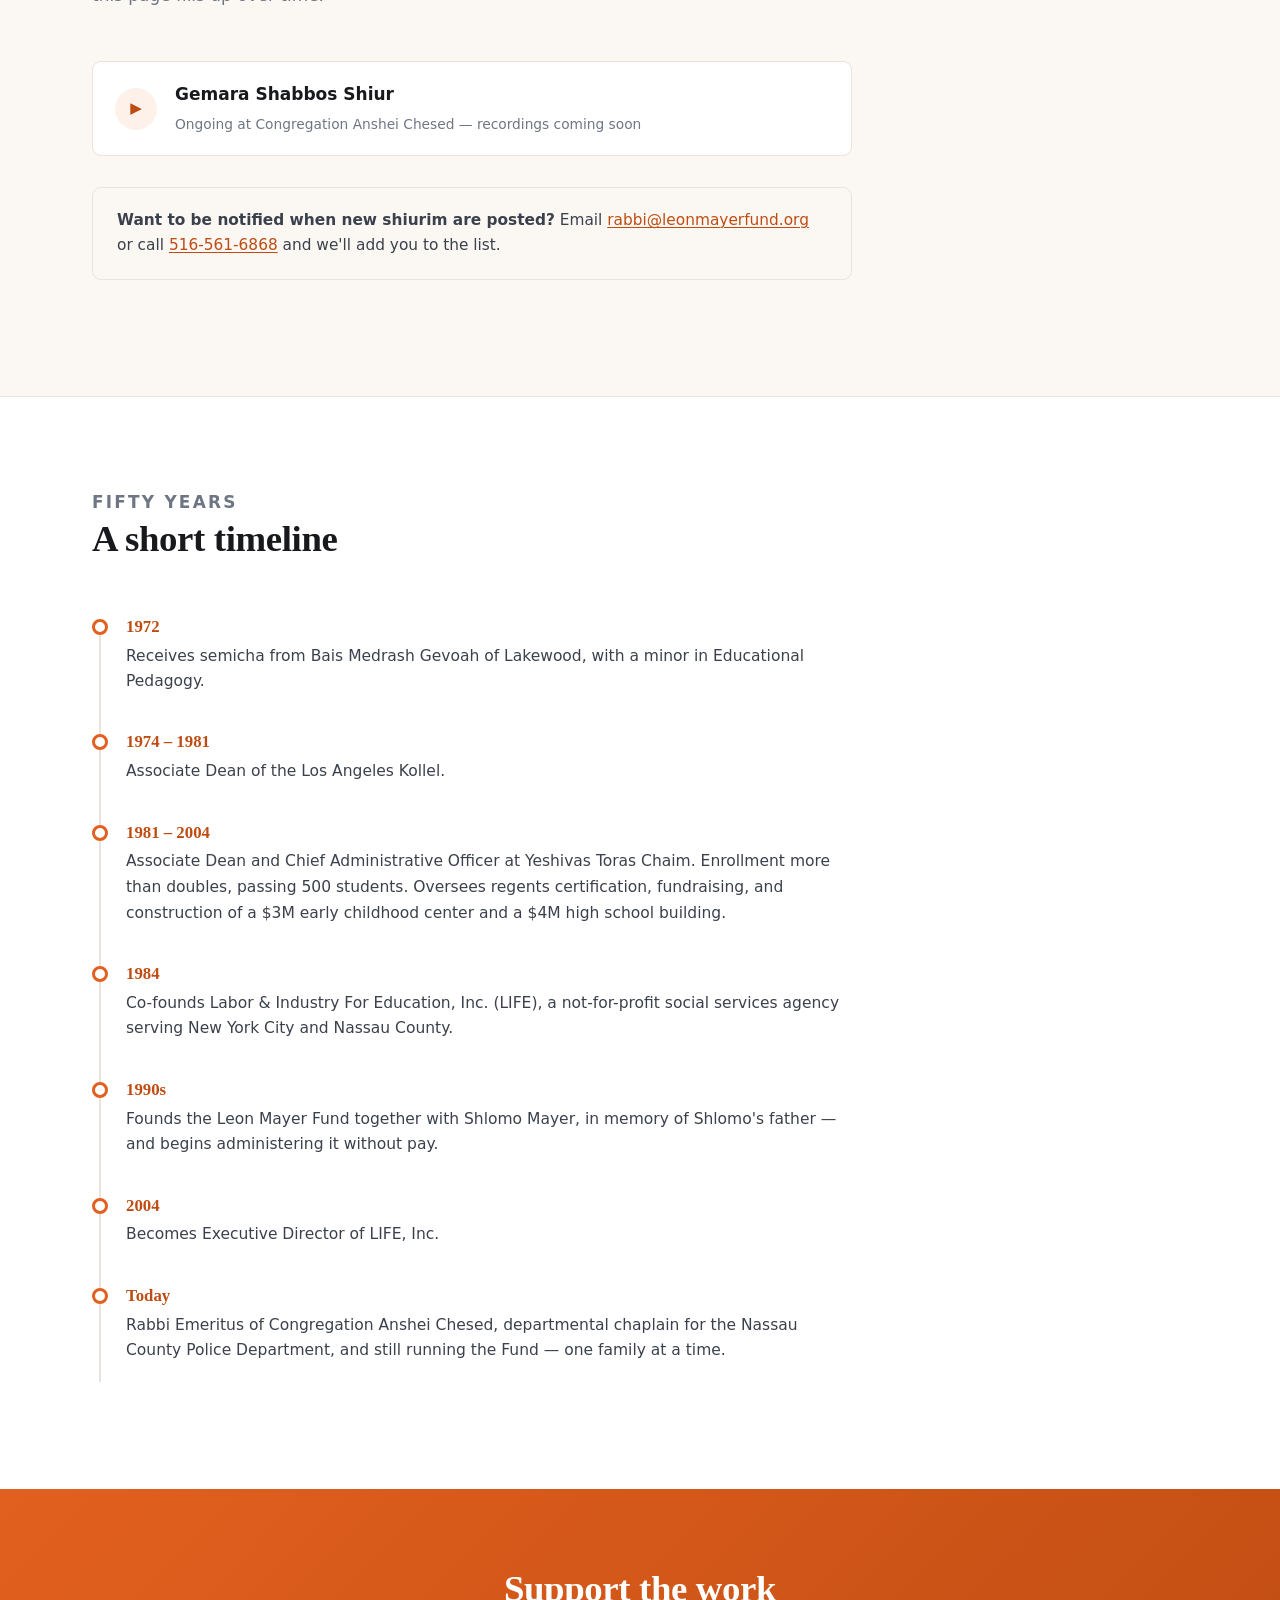
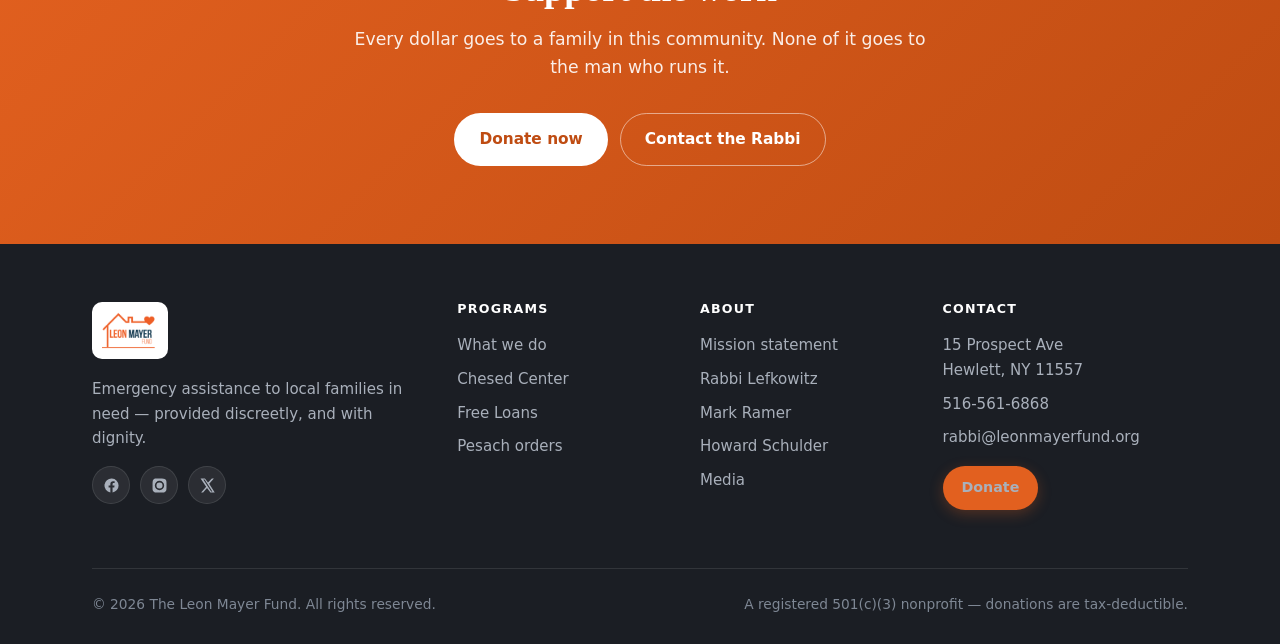
<file: rabbi-lefkowitz.html>
<!DOCTYPE html>
<html lang="en">
<head>
<meta charset="utf-8">
<meta name="viewport" content="width=device-width, initial-scale=1">
<!-- STAGING ONLY -->
<meta name="robots" content="noindex, nofollow">
<title>Rabbi Simcha Lefkowitz — Shiurim &amp; More | Leon Mayer Fund</title>
<meta name="description" content="Rabbi Simcha Lefkowitz, founder of the Leon Mayer Fund and Rabbi Emeritus of Congregation Anshei Chesed — his shiurim, his story, and fifty years of building.">
<link rel="icon" href="assets/img/lmf-logo.png">
<link rel="stylesheet" href="assets/css/style.css">
<meta property="og:title" content="Rabbi Simcha Lefkowitz — Shiurim &amp; More">
<meta property="og:description" content="Founder of the Leon Mayer Fund, Rabbi Emeritus of Congregation Anshei Chesed. Shiurim, story, and more.">
<meta property="og:type" content="profile">
</head>
<body>
<a class="skip" href="#main">Skip to content</a>

<header class="site-header">
  <div class="wrap header-inner">
    <a class="brand" href="index.html">
      <img src="assets/img/lmf-logo.png" alt="" width="46">
      <span class="brand-text">
        <span class="brand-name">Leon Mayer Fund</span>
        <span class="brand-sub">Hewlett, New York</span>
      </span>
    </a>
    <button class="nav-toggle" aria-expanded="false" aria-label="Menu"><span></span><span></span><span></span></button>
    <nav class="nav" aria-label="Main">
      <a href="index.html">Home</a>
      <a href="mission.html">What We Do</a>
      <a href="chesed-center.html">Chesed Center</a>
      <a href="free-loans.html">Free Loans</a>
      <a href="rabbi-lefkowitz.html" aria-current="page">Rabbi Lefkowitz</a>
      <a href="pesach.html">Pesach</a>
      <a href="contact.html">Contact</a>
      <a class="btn btn-donate" href="https://lmf.breezechms.com/give/online">Donate</a>
    </nav>
  </div>
</header>

<main id="main">

  <section class="page-head">
    <div class="wrap">
      <p class="breadcrumb"><a href="index.html">Home</a> &rsaquo; Rabbi Lefkowitz</p>
      <h1>Rabbi Simcha Lefkowitz</h1>
      <p class="lede">Founder of the Leon Mayer Fund. Rabbi Emeritus of Congregation Anshei Chesed. Fifty years of building things that outlast him.</p>
    </div>
  </section>

  <section class="section">
    <div class="wrap">
      <div class="profile">
        <div>
          <div class="profile-photo">
            <!-- Swap this block for: <img src="assets/img/rabbi-lefkowitz.jpg" alt="Rabbi Simcha Lefkowitz"> -->
            <div class="profile-photo-placeholder">Photograph<br>coming soon</div>
          </div>
          <ul class="profile-roles">
            <li><strong>Founder &amp; Administrator</strong> The Leon Mayer Fund</li>
            <li><strong>Rabbi Emeritus</strong> Congregation Anshei Chesed, Hewlett</li>
            <li><strong>Departmental Chaplain</strong> Nassau County Police Department</li>
            <li><strong>Executive Director</strong> Labor &amp; Industry For Education, Inc.</li>
            <li><strong>Semicha, 1972</strong> Bais Medrash Gevoah, Lakewood</li>
          </ul>
        </div>

        <div class="prose">
          <p>More than thirty years ago, Rabbi Simcha Lefkowitz and Shlomo Mayer started a fund in memory of Shlomo's father, Leon. The idea was simple and it has never changed: when a family in the community hits a wall, someone should be able to help them quietly, before anyone else finds out there was a wall.</p>

          <p>Rabbi Lefkowitz has administered that fund ever since. He has never taken a salary for it. For the last twenty-five years he has done the work from a wheelchair.</p>

          <div class="callout">
            <p>The Fund has no offices and no payroll — which is another way of saying that the overhead you don't pay is the time he donates.</p>
          </div>

          <p>The Leon Mayer Fund is not the only thing he built. In 1984 he co-founded Labor &amp; Industry For Education, Inc. (LIFE), a full-service not-for-profit social services agency running programs across New York City and Nassau County; he became its Executive Director in 2004. From 1981 to 2004 he served as Associate Dean and Chief Administrative Officer of Yeshivas Toras Chaim, where enrollment grew past 500 students and more than doubled during his tenure. There he oversaw high school regents certification and fundraising, and supervised construction of a $3 million early childhood center and a $4 million high school building.</p>

          <p>Before that, from 1974 to 1981, he was Associate Dean of the Los Angeles Kollel. He received semicha from Bais Medrash Gevoah of Lakewood in 1972, completing a minor in Educational Pedagogy alongside his studies.</p>

          <p>He is a departmental chaplain for the Nassau County Police Department, and Rabbi Emeritus of Congregation Anshei Chesed in Hewlett — where he still gives his Gemara shiur.</p>
        </div>
      </div>
    </div>
  </section>

  <section class="section section-warm" id="shiurim">
    <div class="wrap">
      <div class="section-head">
        <p class="kicker">Learn with the Rav</p>
        <h2>Shiurim</h2>
        <p>Rabbi Lefkowitz's shiurim, as they are recorded and posted. Check back — this page fills up over time.</p>
      </div>

      <div class="narrow">
        <ul class="shiur-list">
          <!--
            TO ADD A SHIUR: copy one <li> block below, change the href, title and meta.
            The href can be a YouTube link, a Google Drive file, an .mp3 on this site,
            a TorahAnytime page — anything. Newest at the top.

          <li>
            <a class="shiur" href="PASTE-LINK-HERE">
              <span class="shiur-play" aria-hidden="true">▶</span>
              <span class="shiur-body">
                <span class="shiur-title">Gemara Shabbos — Daf 12</span>
                <span class="shiur-meta">Recorded 5 Elul · 48 min</span>
              </span>
            </a>
          </li>
          -->

          <li>
            <div class="shiur" style="cursor:default">
              <span class="shiur-play" aria-hidden="true">▶</span>
              <span class="shiur-body">
                <span class="shiur-title">Gemara Shabbos Shiur</span>
                <span class="shiur-meta">Ongoing at Congregation Anshei Chesed — recordings coming soon</span>
              </span>
            </div>
          </li>
        </ul>

        <div class="note">
          <p><strong>Want to be notified when new shiurim are posted?</strong> Email <a href="mailto:rabbi@leonmayerfund.org">rabbi@leonmayerfund.org</a> or call <a href="tel:+15165616868">516-561-6868</a> and we'll add you to the list.</p>
        </div>
      </div>
    </div>
  </section>

  <section class="section">
    <div class="wrap">
      <div class="section-head">
        <p class="kicker">Fifty years</p>
        <h2>A short timeline</h2>
      </div>
      <div class="narrow">
        <ul class="timeline">
          <li>
            <span class="year">1972</span>
            <p>Receives semicha from Bais Medrash Gevoah of Lakewood, with a minor in Educational Pedagogy.</p>
          </li>
          <li>
            <span class="year">1974 – 1981</span>
            <p>Associate Dean of the Los Angeles Kollel.</p>
          </li>
          <li>
            <span class="year">1981 – 2004</span>
            <p>Associate Dean and Chief Administrative Officer at Yeshivas Toras Chaim. Enrollment more than doubles, passing 500 students. Oversees regents certification, fundraising, and construction of a $3M early childhood center and a $4M high school building.</p>
          </li>
          <li>
            <span class="year">1984</span>
            <p>Co-founds Labor &amp; Industry For Education, Inc. (LIFE), a not-for-profit social services agency serving New York City and Nassau County.</p>
          </li>
          <li>
            <span class="year">1990s</span>
            <p>Founds the Leon Mayer Fund together with Shlomo Mayer, in memory of Shlomo's father — and begins administering it without pay.</p>
          </li>
          <li>
            <span class="year">2004</span>
            <p>Becomes Executive Director of LIFE, Inc.</p>
          </li>
          <li>
            <span class="year">Today</span>
            <p>Rabbi Emeritus of Congregation Anshei Chesed, departmental chaplain for the Nassau County Police Department, and still running the Fund — one family at a time.</p>
          </li>
        </ul>
      </div>
    </div>
  </section>

  <section class="cta">
    <div class="wrap">
      <h2>Support the work</h2>
      <p>Every dollar goes to a family in this community. None of it goes to the man who runs it.</p>
      <div class="cta-actions">
        <a class="btn btn-light" href="https://lmf.breezechms.com/give/online">Donate now</a>
        <a class="btn btn-outline-light" href="contact.html">Contact the Rabbi</a>
      </div>
    </div>
  </section>

</main>

<footer class="site-footer">
  <div class="wrap">
    <div class="footer-grid">
      <div class="footer-brand">
        <img src="assets/img/lmf-logo.png" alt="Leon Mayer Fund" width="58">
        <p>Emergency assistance to local families in need — provided discreetly, and with dignity.</p>
        <div class="socials">
          <a href="https://www.facebook.com/leonmayerfund/" aria-label="Facebook"><svg viewBox="0 0 24 24" aria-hidden="true"><path d="M22 12a10 10 0 1 0-11.6 9.9v-7H7.9V12h2.5V9.8c0-2.5 1.5-3.9 3.8-3.9 1.1 0 2.2.2 2.2.2v2.5h-1.3c-1.2 0-1.6.8-1.6 1.6V12h2.8l-.4 2.9h-2.4v7A10 10 0 0 0 22 12z"/></svg></a>
          <a href="https://www.instagram.com/leonmayerfund/" aria-label="Instagram"><svg viewBox="0 0 24 24" aria-hidden="true"><path d="M12 2.2c3.2 0 3.6 0 4.9.1 1.2.1 1.8.2 2.2.4.6.2 1 .5 1.4.9.4.4.7.8.9 1.4.2.4.4 1 .4 2.2.1 1.3.1 1.7.1 4.9s0 3.6-.1 4.9c-.1 1.2-.2 1.8-.4 2.2-.2.6-.5 1-.9 1.4-.4.4-.8.7-1.4.9-.4.2-1 .4-2.2.4-1.3.1-1.7.1-4.9.1s-3.6 0-4.9-.1c-1.2-.1-1.8-.2-2.2-.4-.6-.2-1-.5-1.4-.9-.4-.4-.7-.8-.9-1.4-.2-.4-.4-1-.4-2.2C2.2 15.6 2.2 15.2 2.2 12s0-3.6.1-4.9c.1-1.2.2-1.8.4-2.2.2-.6.5-1 .9-1.4.4-.4.8-.7 1.4-.9.4-.2 1-.4 2.2-.4C8.4 2.2 8.8 2.2 12 2.2zm0 3.2A6.6 6.6 0 1 0 18.6 12 6.6 6.6 0 0 0 12 5.4zm0 10.9A4.3 4.3 0 1 1 16.3 12 4.3 4.3 0 0 1 12 16.3zm6.8-11.1a1.5 1.5 0 1 1-1.5-1.5 1.5 1.5 0 0 1 1.5 1.5z"/></svg></a>
          <a href="https://twitter.com/leonmayerfund" aria-label="Twitter"><svg viewBox="0 0 24 24" aria-hidden="true"><path d="M18.2 2H21l-6.6 7.5L22.2 22h-6.1l-4.8-6.3L5.8 22H3l7.1-8.1L2.2 2h6.2l4.3 5.7L18.2 2zm-1 18.3h1.7L7.9 3.6H6.1l11.1 16.7z"/></svg></a>
        </div>
      </div>
      <div>
        <h4>Programs</h4>
        <ul class="footer-links">
          <li><a href="mission.html">What we do</a></li>
          <li><a href="chesed-center.html">Chesed Center</a></li>
          <li><a href="free-loans.html">Free Loans</a></li>
          <li><a href="pesach.html">Pesach orders</a></li>
        </ul>
      </div>
      <div>
        <h4>About</h4>
        <ul class="footer-links">
          <li><a href="mission.html">Mission statement</a></li>
          <li><a href="rabbi-lefkowitz.html">Rabbi Lefkowitz</a></li>
          <li><a href="chesed-center.html#mark-ramer">Mark Ramer</a></li>
          <li><a href="free-loans.html#howard-schulder">Howard Schulder</a></li>
          <li><a href="media.html">Media</a></li>
        </ul>
      </div>
      <div>
        <h4>Contact</h4>
        <ul class="footer-links">
          <li>15 Prospect Ave<br>Hewlett, NY 11557</li>
          <li><a href="tel:+15165616868">516-561-6868</a></li>
          <li><a href="mailto:rabbi@leonmayerfund.org">rabbi@leonmayerfund.org</a></li>
        </ul>
        <p style="margin-top:16px"><a class="btn btn-primary btn-sm" href="https://lmf.breezechms.com/give/online">Donate</a></p>
      </div>
    </div>
    <div class="footer-bottom">
      <span>&copy; 2026 The Leon Mayer Fund. All rights reserved.</span>
      <span>A registered 501(c)(3) nonprofit — donations are tax-deductible.</span>
    </div>
  </div>
</footer>

<script src="assets/js/main.js" defer></script>
</body>
</html>
</file>
<file: assets/css/style.css>
/* ==========================================================================
   Leon Mayer Fund — core stylesheet
   No frameworks, no webfonts, no external requests. Fast by construction.
   ========================================================================== */

:root {
  --brand:        #E2601F;
  --brand-dark:   #BF4C12;
  --brand-tint:   #FDF1E9;
  --brand-tint-2: #FAE3D5;

  --ink:    #17191D;
  --ink-2:  #3B414C;
  --muted:  #6E7683;

  --line:     #E9E3DB;
  --line-2:   #F3EFE9;
  --bg:       #FFFFFF;
  --bg-warm:  #FBF8F4;
  --bg-deep:  #1B1E24;

  --radius:    14px;
  --radius-sm: 9px;
  --shadow:    0 1px 2px rgba(23,25,29,.04), 0 8px 24px rgba(23,25,29,.06);
  --shadow-lg: 0 2px 4px rgba(23,25,29,.05), 0 18px 48px rgba(23,25,29,.10);

  --serif: "Iowan Old Style", "Palatino Linotype", Palatino, Georgia, "Times New Roman", serif;
  --sans:  system-ui, -apple-system, "Segoe UI", Roboto, "Helvetica Neue", Arial, sans-serif;

  --wrap: 1140px;
}

/* --- reset ---------------------------------------------------------------- */
*, *::before, *::after { box-sizing: border-box; }
html { -webkit-text-size-adjust: 100%; scroll-behavior: smooth; }
body {
  margin: 0;
  font-family: var(--sans);
  font-size: 17px;
  line-height: 1.65;
  color: var(--ink-2);
  background: var(--bg);
  -webkit-font-smoothing: antialiased;
}
img { max-width: 100%; height: auto; display: block; }
a { color: var(--brand-dark); text-decoration-thickness: 1px; text-underline-offset: 2px; }
a:hover { color: var(--brand); }
h1, h2, h3, h4 {
  font-family: var(--serif);
  color: var(--ink);
  line-height: 1.18;
  margin: 0 0 .5em;
  font-weight: 600;
  letter-spacing: -.01em;
}
h1 { font-size: clamp(2.1rem, 5vw, 3.35rem); }
h2 { font-size: clamp(1.6rem, 3.4vw, 2.3rem); }
h3 { font-size: 1.24rem; }
p  { margin: 0 0 1.1em; }
ul, ol { margin: 0 0 1.1em; padding-left: 1.25em; }
li { margin-bottom: .4em; }
:focus-visible { outline: 3px solid var(--brand); outline-offset: 2px; border-radius: 3px; }

.wrap { width: 100%; max-width: var(--wrap); margin: 0 auto; padding: 0 22px; }
.narrow { max-width: 760px; }

.skip {
  position: absolute; left: -9999px; top: 0; z-index: 200;
  background: var(--brand); color: #fff; padding: 12px 20px; border-radius: 0 0 8px 0;
}
.skip:focus { left: 0; color: #fff; }

/* --- header --------------------------------------------------------------- */
.site-header {
  position: sticky; top: 0; z-index: 100;
  background: rgba(255,255,255,.92);
  backdrop-filter: saturate(180%) blur(12px);
  border-bottom: 1px solid var(--line);
}
.header-inner {
  display: flex; align-items: center; gap: 20px;
  min-height: 74px;
}
.brand { display: flex; align-items: center; gap: 11px; text-decoration: none; margin-right: auto; }
.brand img { width: 46px; height: auto; }
.brand-text { display: flex; flex-direction: column; line-height: 1.1; }
.brand-name {
  font-family: var(--serif); font-size: 1.16rem; font-weight: 600;
  color: var(--ink); letter-spacing: -.015em;
}
.brand-sub { font-size: .72rem; color: var(--muted); letter-spacing: .07em; text-transform: uppercase; }

.nav { display: flex; align-items: center; gap: 4px; }
.nav a {
  display: block; padding: 8px 12px; border-radius: 8px;
  font-size: .93rem; font-weight: 500; color: var(--ink-2); text-decoration: none;
  white-space: nowrap; transition: background .15s, color .15s;
}
.nav a:hover { background: var(--bg-warm); color: var(--ink); }
.nav a[aria-current="page"] { color: var(--brand-dark); background: var(--brand-tint); }

.nav-toggle {
  display: none; background: none; border: 1px solid var(--line);
  border-radius: 9px; padding: 9px 11px; cursor: pointer; line-height: 0;
}
.nav-toggle span { display: block; width: 20px; height: 2px; background: var(--ink); border-radius: 2px; }
.nav-toggle span + span { margin-top: 5px; }

/* --- buttons -------------------------------------------------------------- */
.btn {
  display: inline-flex; align-items: center; justify-content: center; gap: .5em;
  padding: 13px 24px; border-radius: 999px; border: 1.5px solid transparent;
  font-family: var(--sans); font-size: .96rem; font-weight: 600; text-decoration: none;
  cursor: pointer; transition: transform .12s, background .15s, border-color .15s, box-shadow .15s;
}
.btn:active { transform: translateY(1px); }
.btn-primary { background: var(--brand); color: #fff; box-shadow: 0 4px 14px rgba(226,96,31,.28); }
.btn-primary:hover { background: var(--brand-dark); color: #fff; }
.btn-ghost { border-color: var(--line); color: var(--ink); background: #fff; }
.btn-ghost:hover { border-color: var(--brand); color: var(--brand-dark); background: var(--brand-tint); }
.btn-light { background: #fff; color: var(--brand-dark); }
.btn-light:hover { background: var(--brand-tint); color: var(--brand-dark); }
.btn-outline-light { border-color: rgba(255,255,255,.5); color: #fff; }
.btn-outline-light:hover { border-color: #fff; background: rgba(255,255,255,.12); color: #fff; }
.btn-sm { padding: 9px 18px; font-size: .89rem; }
.btn-donate { background: var(--brand); color: #fff; padding: 10px 20px; font-size: .92rem; }
.btn-donate:hover { background: var(--brand-dark); color: #fff; }

/* --- hero ----------------------------------------------------------------- */
.hero {
  position: relative; overflow: hidden;
  background:
    radial-gradient(900px 460px at 88% -8%, var(--brand-tint-2) 0%, transparent 62%),
    radial-gradient(700px 400px at 6% 108%, #FDF3EC 0%, transparent 60%),
    var(--bg-warm);
  border-bottom: 1px solid var(--line);
  padding: clamp(56px, 9vw, 104px) 0 clamp(52px, 8vw, 92px);
}
.eyebrow {
  display: inline-block; font-size: .76rem; font-weight: 700; letter-spacing: .13em;
  text-transform: uppercase; color: var(--brand-dark);
  background: #fff; border: 1px solid var(--brand-tint-2);
  padding: 7px 15px; border-radius: 999px; margin-bottom: 22px;
}
.hero h1 { max-width: 15ch; margin-bottom: .35em; }
.hero .lede { font-size: clamp(1.06rem, 2vw, 1.24rem); color: var(--ink-2); max-width: 56ch; margin-bottom: 1.8em; }
.hero-actions { display: flex; flex-wrap: wrap; gap: 12px; }

/* --- sections ------------------------------------------------------------- */
.section { padding: clamp(52px, 7.5vw, 92px) 0; }
.section-warm { background: var(--bg-warm); border-block: 1px solid var(--line); }
.section-head { max-width: 660px; margin-bottom: clamp(32px, 4vw, 52px); }
.section-head.center { margin-inline: auto; text-align: center; }
.section-head p { color: var(--muted); font-size: 1.06rem; margin-bottom: 0; }
.kicker {
  font-size: .76rem; font-weight: 700; letter-spacing: .13em; text-transform: uppercase;
  color: var(--brand); margin-bottom: 12px;
}

/* --- page header (interior pages) ----------------------------------------- */
.page-head {
  background: linear-gradient(180deg, var(--bg-warm), #fff);
  border-bottom: 1px solid var(--line);
  padding: clamp(44px, 6vw, 76px) 0 clamp(36px, 5vw, 60px);
}
.page-head h1 { margin-bottom: .3em; }
.page-head .lede { font-size: 1.12rem; color: var(--muted); max-width: 62ch; margin-bottom: 0; }
.breadcrumb { font-size: .84rem; color: var(--muted); margin-bottom: 16px; }
.breadcrumb a { color: var(--muted); text-decoration: none; }
.breadcrumb a:hover { color: var(--brand-dark); text-decoration: underline; }

/* --- grid & cards --------------------------------------------------------- */
.grid { display: grid; gap: 22px; }
.grid-2 { grid-template-columns: repeat(auto-fit, minmax(320px, 1fr)); }
.grid-3 { grid-template-columns: repeat(auto-fit, minmax(280px, 1fr)); }
.grid-4 { grid-template-columns: repeat(auto-fit, minmax(215px, 1fr)); }

.card {
  background: #fff; border: 1px solid var(--line); border-radius: var(--radius);
  padding: 28px; box-shadow: var(--shadow);
  transition: transform .16s, box-shadow .16s, border-color .16s;
}
.card h3 { margin-bottom: .45em; }
.card p:last-child { margin-bottom: 0; }
.card-link { text-decoration: none; color: inherit; display: block; }
.card-link:hover { transform: translateY(-3px); box-shadow: var(--shadow-lg); border-color: var(--brand-tint-2); color: inherit; }
.card-more { display: inline-block; margin-top: 14px; font-size: .9rem; font-weight: 600; color: var(--brand-dark); }
.card-more::after { content: " →"; transition: none; }

.card-icon {
  width: 46px; height: 46px; border-radius: 12px; margin-bottom: 18px;
  background: var(--brand-tint); color: var(--brand-dark);
  display: grid; place-items: center; font-size: 1.35rem;
}

/* --- trust / stats band --------------------------------------------------- */
.band {
  background: var(--bg-deep); color: #E8EAED;
  padding: clamp(48px, 6.5vw, 76px) 0;
}
.band h2 { color: #fff; }
.band .section-head p { color: #A9B0BB; }
.stats { display: grid; gap: 14px; grid-template-columns: repeat(auto-fit, minmax(200px, 1fr)); }
.stat {
  background: rgba(255,255,255,.05); border: 1px solid rgba(255,255,255,.1);
  border-radius: var(--radius); padding: 26px 24px;
}
.stat-num {
  font-family: var(--serif); font-size: 2.5rem; line-height: 1;
  color: var(--brand); margin-bottom: 10px; font-weight: 600;
}
.stat-label { font-size: .95rem; color: #B6BDC7; margin: 0; }

/* --- prose ---------------------------------------------------------------- */
.prose { max-width: 72ch; }
.prose h2 { margin-top: 1.8em; }
.prose h2:first-child { margin-top: 0; }
.prose h3 { margin-top: 1.6em; }
.prose ul li::marker { color: var(--brand); }

.callout {
  background: var(--brand-tint); border: 1px solid var(--brand-tint-2);
  border-left: 4px solid var(--brand);
  border-radius: var(--radius-sm); padding: 22px 26px; margin: 1.8em 0;
}
.callout :last-child { margin-bottom: 0; }
.callout h3 { margin-top: 0; }

.note {
  background: var(--bg-warm); border: 1px solid var(--line);
  border-radius: var(--radius-sm); padding: 20px 24px; margin: 1.6em 0;
  font-size: .96rem;
}
.note :last-child { margin-bottom: 0; }

blockquote {
  margin: 1.8em 0; padding: 4px 0 4px 26px;
  border-left: 3px solid var(--brand);
  font-family: var(--serif); font-size: 1.25rem; font-style: italic; color: var(--ink);
}
blockquote p:last-child { margin-bottom: 0; }
blockquote cite { display: block; font-size: .88rem; font-style: normal; font-family: var(--sans); color: var(--muted); margin-top: .8em; }

/* --- do / don't lists ----------------------------------------------------- */
.check-list, .x-list { list-style: none; padding: 0; }
.check-list li, .x-list li { position: relative; padding-left: 30px; margin-bottom: .65em; }
.check-list li::before, .x-list li::before {
  position: absolute; left: 0; top: 0; font-weight: 700; font-size: 1.05rem;
}
.check-list li::before { content: "✓"; color: #2F9E5F; }
.x-list li::before { content: "✕"; color: #C0472F; }

/* --- profile -------------------------------------------------------------- */
.profile { display: grid; grid-template-columns: 260px 1fr; gap: 42px; align-items: start; }
.profile-photo {
  border-radius: var(--radius); overflow: hidden; border: 1px solid var(--line);
  box-shadow: var(--shadow); background: var(--bg-warm);
}
.profile-photo-placeholder {
  aspect-ratio: 4/5; display: grid; place-items: center; text-align: center;
  color: var(--muted); font-size: .85rem; padding: 20px;
  background: linear-gradient(160deg, var(--brand-tint), var(--bg-warm));
}
.profile-roles { list-style: none; padding: 0; margin: 20px 0 0; font-size: .93rem; }
.profile-roles li {
  padding: 10px 0; border-bottom: 1px solid var(--line-2); color: var(--ink-2);
}
.profile-roles li:last-child { border-bottom: 0; }
.profile-roles strong { display: block; color: var(--ink); font-size: .82rem; text-transform: uppercase; letter-spacing: .06em; margin-bottom: 2px; }

/* --- timeline ------------------------------------------------------------- */
.timeline { list-style: none; padding: 0; margin: 0; position: relative; }
.timeline::before {
  content: ""; position: absolute; left: 7px; top: 8px; bottom: 8px;
  width: 2px; background: var(--line);
}
.timeline li { position: relative; padding: 0 0 26px 34px; }
.timeline li::before {
  content: ""; position: absolute; left: 0; top: 7px;
  width: 16px; height: 16px; border-radius: 50%;
  background: #fff; border: 3px solid var(--brand);
}
.timeline .year { font-family: var(--serif); font-weight: 600; color: var(--brand-dark); font-size: 1.05rem; }
.timeline p { margin: .2em 0 0; font-size: .97rem; }

/* --- shiurim list --------------------------------------------------------- */
.shiur-list { list-style: none; padding: 0; margin: 0; display: grid; gap: 12px; }
.shiur {
  display: flex; align-items: center; gap: 18px;
  background: #fff; border: 1px solid var(--line); border-radius: var(--radius-sm);
  padding: 18px 22px; text-decoration: none; color: inherit;
  transition: border-color .15s, box-shadow .15s, transform .15s;
}
.shiur:hover { border-color: var(--brand); box-shadow: var(--shadow); transform: translateX(3px); color: inherit; }
.shiur-play {
  flex: none; width: 42px; height: 42px; border-radius: 50%;
  background: var(--brand-tint); color: var(--brand-dark);
  display: grid; place-items: center; font-size: .95rem;
}
.shiur-body { flex: 1; min-width: 0; }
.shiur-title { font-weight: 600; color: var(--ink); display: block; }
.shiur-meta { font-size: .86rem; color: var(--muted); }

/* --- contact -------------------------------------------------------------- */
.contact-grid { display: grid; grid-template-columns: 1fr 1fr; gap: 44px; align-items: start; }
.contact-list { list-style: none; padding: 0; margin: 0; }
.contact-list li { display: flex; gap: 16px; padding: 18px 0; border-bottom: 1px solid var(--line-2); }
.contact-list li:last-child { border-bottom: 0; }
.contact-icon {
  flex: none; width: 40px; height: 40px; border-radius: 10px;
  background: var(--brand-tint); color: var(--brand-dark);
  display: grid; place-items: center; font-size: 1.05rem;
}
.contact-label { font-size: .78rem; text-transform: uppercase; letter-spacing: .07em; color: var(--muted); display: block; }
.contact-value { font-weight: 600; color: var(--ink); text-decoration: none; }
a.contact-value:hover { color: var(--brand-dark); }

.form-row { margin-bottom: 18px; }
.form-row label { display: block; font-size: .87rem; font-weight: 600; color: var(--ink); margin-bottom: 6px; }
.form-row input, .form-row textarea, .form-row select {
  width: 100%; padding: 12px 14px; font: inherit; font-size: .96rem;
  color: var(--ink); background: #fff;
  border: 1px solid var(--line); border-radius: var(--radius-sm);
  transition: border-color .15s, box-shadow .15s;
}
.form-row input:focus, .form-row textarea:focus {
  border-color: var(--brand); box-shadow: 0 0 0 3px var(--brand-tint); outline: none;
}
.form-row textarea { min-height: 130px; resize: vertical; }
.form-two { display: grid; grid-template-columns: 1fr 1fr; gap: 14px; }

/* --- CTA ------------------------------------------------------------------ */
.cta {
  background: linear-gradient(135deg, var(--brand) 0%, var(--brand-dark) 100%);
  color: #fff; padding: clamp(48px, 6.5vw, 78px) 0; text-align: center;
}
.cta h2 { color: #fff; margin-bottom: .4em; }
.cta p { color: rgba(255,255,255,.9); max-width: 54ch; margin: 0 auto 1.8em; font-size: 1.08rem; }
.cta-actions { display: flex; flex-wrap: wrap; gap: 12px; justify-content: center; }

/* --- footer --------------------------------------------------------------- */
.site-footer { background: var(--bg-deep); color: #A9B0BB; padding: 58px 0 28px; font-size: .94rem; }
.footer-grid { display: grid; grid-template-columns: 1.6fr 1fr 1fr 1.2fr; gap: 38px; margin-bottom: 42px; }
.site-footer h4 {
  color: #fff; font-family: var(--sans); font-size: .79rem; font-weight: 700;
  letter-spacing: .1em; text-transform: uppercase; margin-bottom: 16px;
}
.site-footer a { color: #A9B0BB; text-decoration: none; }
.site-footer a:hover { color: var(--brand); }
.footer-links { list-style: none; padding: 0; margin: 0; }
.footer-links li { margin-bottom: 9px; }
/* The logo wordmark is dark navy — give it a white chip so it reads on the dark footer. */
.footer-brand img {
  width: 76px; margin-bottom: 18px;
  background: #fff; padding: 8px 10px; border-radius: 10px;
}
.footer-brand p { max-width: 34ch; margin-bottom: 1em; }
.socials { display: flex; gap: 10px; }
.socials a {
  width: 38px; height: 38px; border-radius: 50%;
  background: rgba(255,255,255,.07); border: 1px solid rgba(255,255,255,.1);
  display: grid; place-items: center; transition: background .15s, border-color .15s;
}
.socials a:hover { background: var(--brand); border-color: var(--brand); }
.socials svg { width: 17px; height: 17px; fill: currentColor; }
.footer-bottom {
  border-top: 1px solid rgba(255,255,255,.1); padding-top: 24px;
  display: flex; flex-wrap: wrap; gap: 12px; justify-content: space-between;
  font-size: .86rem; color: #7E8794;
}

/* --- responsive ----------------------------------------------------------- */
@media (max-width: 940px) {
  .nav-toggle { display: block; order: 3; }
  .nav {
    display: none; order: 4; width: 100%;
    flex-direction: column; align-items: stretch; gap: 2px;
    padding: 10px 0 18px; border-top: 1px solid var(--line);
  }
  .header-inner { flex-wrap: wrap; }
  body.nav-open .nav { display: flex; }
  .nav a { padding: 12px 14px; font-size: 1rem; }
  .nav .btn-donate { margin-top: 8px; text-align: center; justify-content: center; }
  .profile { grid-template-columns: 1fr; gap: 28px; }
  .profile-photo { max-width: 240px; }
  .contact-grid { grid-template-columns: 1fr; gap: 34px; }
  .footer-grid { grid-template-columns: 1fr 1fr; gap: 30px; }
}
@media (max-width: 560px) {
  body { font-size: 16px; }
  .card { padding: 22px; }
  .form-two { grid-template-columns: 1fr; }
  .footer-grid { grid-template-columns: 1fr; }
  .hero-actions .btn, .cta-actions .btn { width: 100%; }
}

@media (prefers-reduced-motion: reduce) {
  html { scroll-behavior: auto; }
  *, *::before, *::after { animation-duration: .01ms !important; transition-duration: .01ms !important; }
}

@media print {
  .site-header, .site-footer, .cta, .nav-toggle { display: none; }
  body { font-size: 12pt; color: #000; }
}
</file>
